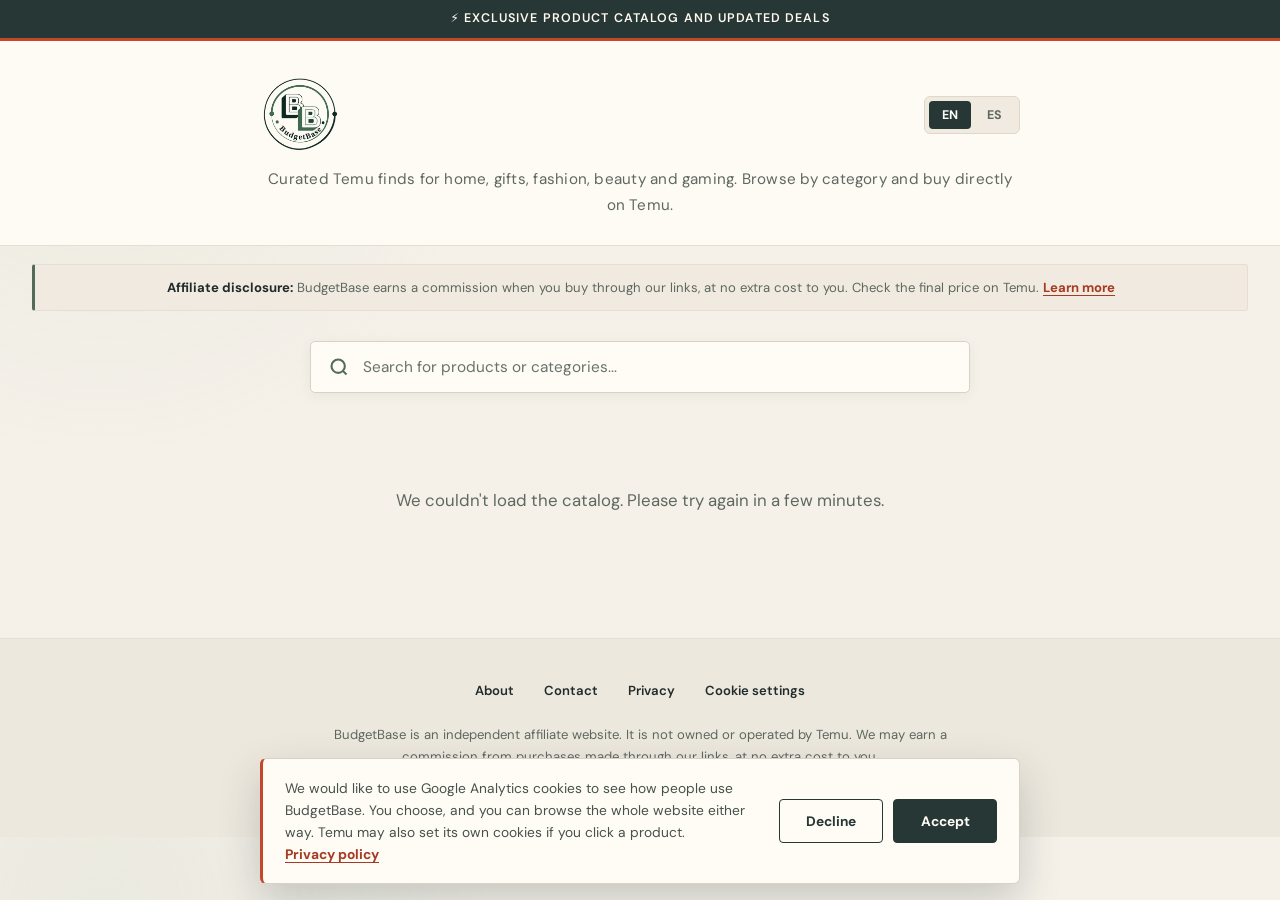
<file: index.html>
<!DOCTYPE html>
<html lang="en">
<head>
    <meta charset="UTF-8">
    <meta name="viewport" content="width=device-width, initial-scale=1.0">
    <title>BudgetBase - Curated Temu Finds for Home, Gifts &amp; Fashion</title>

    <!-- SEO -->
    <meta name="description" content="Curated Temu finds for home &amp; kitchen, gifts, fashion, beauty tools and gaming. Browse by category and buy directly on Temu.">
    <link rel="canonical" href="https://linux-on-python.github.io/BudgetBase-Affiliate/">
    <link rel="alternate" hreflang="en" href="https://linux-on-python.github.io/BudgetBase-Affiliate/">
    <link rel="alternate" hreflang="es" href="https://linux-on-python.github.io/BudgetBase-Affiliate/index-es.html">
    <link rel="alternate" hreflang="x-default" href="https://linux-on-python.github.io/BudgetBase-Affiliate/">

    <!-- Open Graph (previews when the link is shared) -->
    <meta property="og:type" content="website">
    <meta property="og:site_name" content="BudgetBase">
    <meta property="og:title" content="BudgetBase - Curated Temu Finds">
    <meta property="og:description" content="Home &amp; kitchen, gifts, fashion, beauty tools and gaming finds from Temu, all in one place.">
    <meta property="og:url" content="https://linux-on-python.github.io/BudgetBase-Affiliate/">
    <meta property="og:locale" content="en_US">
    <meta property="og:locale:alternate" content="es_ES">
    <meta property="og:image" content="https://linux-on-python.github.io/BudgetBase-Affiliate/img/preview.jpg">
    <meta property="og:image:width" content="1200">
    <meta property="og:image:height" content="630">
    <meta property="og:image:alt" content="BudgetBase - curated Temu finds for home, gifts, fashion, beauty and gaming">
    <meta name="twitter:card" content="summary_large_image">

    <!-- Pinterest domain verification -->
    <meta name="p:domain_verify" content="5d70a7f563ecfffa4e558ed65c436d28"/>

    <!-- Cookie consent + Google Analytics -->
    <script src="consent.js"></script>

    <!-- Favicon -->
    <link rel="icon" href="data:image/svg+xml,<svg xmlns=%22http://www.w3.org/2000/svg%22 viewBox=%220 0 100 100%22><text y=%22.9em%22 font-size=%2290%22>🛍️</text></svg>">

    <!-- Google Fonts (DM Sans) -->
    <link rel="preconnect" href="https://fonts.googleapis.com">
    <link rel="preconnect" href="https://fonts.gstatic.com" crossorigin>
    <link href="https://fonts.googleapis.com/css2?family=DM+Sans:wght@400;500;600;700;800&display=swap" rel="stylesheet">

    <!-- CSS style -->
    <link rel="stylesheet" href="style.css">
</head>

<body>

    <!-- Top bar -->
    <div class="announcement-bar">
        ⚡ Exclusive product catalog and updated deals
    </div>

    <!-- Header -->
    <header class="hero-header">

        <div class="header-container">

            <div class="header-top">
                <a href="index.html" class="brand-logo"><img src="img/BudgetBase Orbital Badge Logo.png" alt="BudgetBase" width="140" height="140"></a>

                <!-- Language Switcher -->
                <div class="lang-switch">
                    <a href="index.html" class="active" hreflang="en">EN</a>
                    <a href="index-es.html" hreflang="es">ES</a>
                </div>
            </div>

            <h1 class="site-description">
                Curated Temu finds for home, gifts, fashion, beauty and gaming. Browse by category and buy directly on Temu.
            </h1>

        </div>

    </header>

    <!-- Affiliate disclosure -->
    <div class="disclosure" role="note">
        <strong>Affiliate disclosure:</strong> BudgetBase earns a commission when you buy through our links, at no extra cost to you. Check the final price on Temu.
        <a href="about.html#disclosure">Learn more</a>
    </div>

    <!-- Search box -->
    <section class="control-panel">

        <div class="panel-container">

            <div class="search-box">

                <svg class="search-icon" width="20" height="20" viewBox="0 0 24 24" fill="none" stroke="currentColor" stroke-width="2.5" aria-hidden="true">
                    <circle cx="11" cy="11" r="8"></circle>
                    <line x1="21" y1="21" x2="16.65" y2="16.65"></line>
                </svg>

                <input
                    type="text"
                    id="search-Input"
                    placeholder="Search for products or categories..."
                    aria-label="Search products"
                    autocomplete="off"
                    oninput="filterProducts()"
                >
                <button id="clearBtn" onclick="clearSearch()" class="clear-btn" style="display: none;" aria-label="Clear search">×</button>

            </div>

        </div>

    </section>

    <!-- Main Catalog -->
    <main class="catalog-container">

        <!-- Category buttons and product grid are rendered here via JS -->
        <div id="product-grid" class="product-grid"></div>

        <!-- No Results State -->
        <div id="loading" class="no-results" style="display: none;">

            <p>🔍 No items found matching your search.</p>

            <button onclick="clearSearch()" class="btn-reset">Show all products</button>

        </div>

    </main>

    <!-- Footer -->
    <footer class="footer">

        <nav class="footer-links" aria-label="Footer">
            <a href="about.html">About</a>
            <a href="contact.html">Contact</a>
            <a href="privacy.html">Privacy</a>
        </nav>

        <p class="footer-note">
            BudgetBase is an independent affiliate website. It is not owned or operated by Temu. We may earn a commission from purchases made through our links, at no extra cost to you.
        </p>

        <p>© 2026 BUDGETBASE. All rights reserved.</p>

    </footer>

    <!-- JS Script -->
    <script src="script.js"></script>

</body>
</html>
</file>
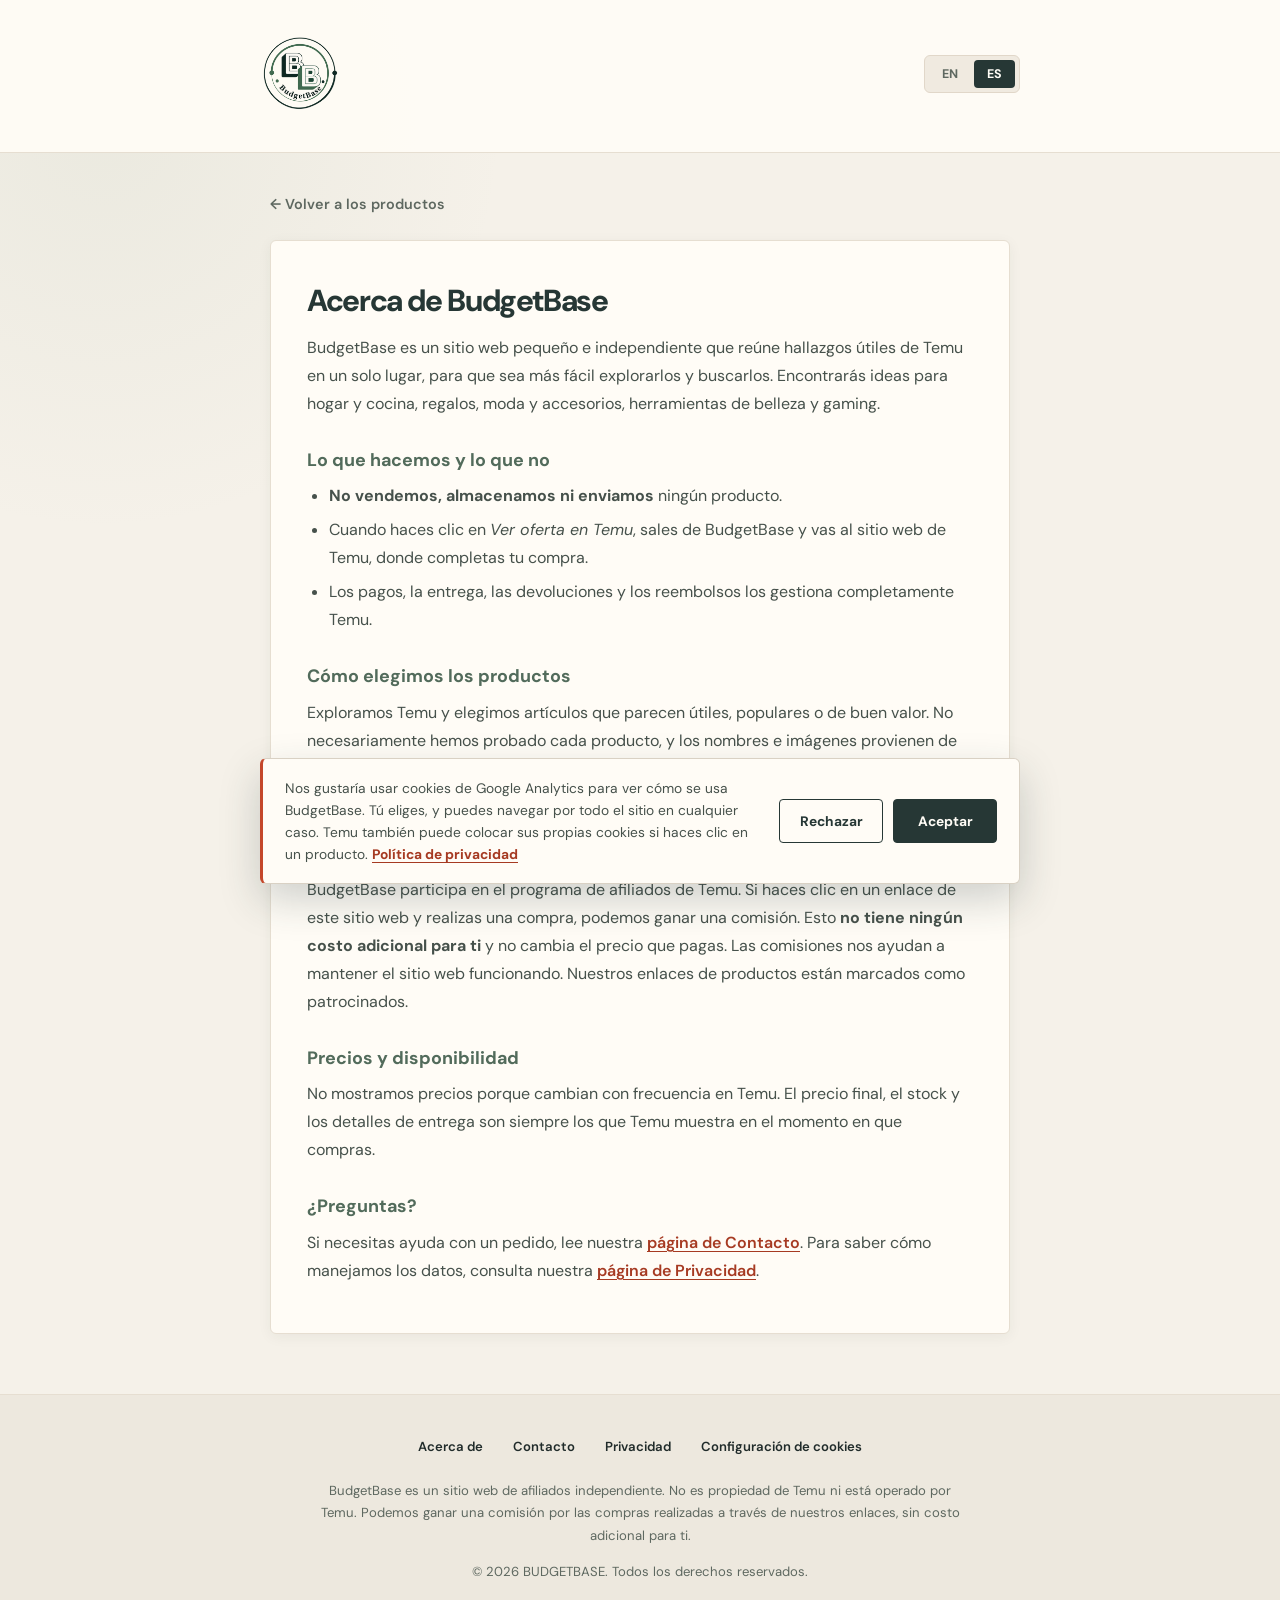
<file: about-es.html>
<!DOCTYPE html>
<html lang="es">
<head>
    <meta charset="UTF-8">
    <meta name="viewport" content="width=device-width, initial-scale=1.0">
    <title>Acerca de BudgetBase</title>
    <meta name="description" content="BudgetBase es un sitio web independiente que reúne hallazgos útiles de Temu para hogar, regalos, moda, belleza y gaming. Conoce cómo funciona y cómo ganamos una comisión.">
    <link rel="canonical" href="https://linux-on-python.github.io/BudgetBase-Affiliate/about-es.html">
    <link rel="alternate" hreflang="en" href="https://linux-on-python.github.io/BudgetBase-Affiliate/about.html">
    <link rel="alternate" hreflang="es" href="https://linux-on-python.github.io/BudgetBase-Affiliate/about-es.html">

    <!-- Cookie consent + Google Analytics -->
    <script src="consent.js"></script>

    <link rel="icon" href="data:image/svg+xml,<svg xmlns=%22http://www.w3.org/2000/svg%22 viewBox=%220 0 100 100%22><text y=%22.9em%22 font-size=%2290%22>🛍️</text></svg>">
    <link rel="preconnect" href="https://fonts.googleapis.com">
    <link rel="preconnect" href="https://fonts.gstatic.com" crossorigin>
    <link href="https://fonts.googleapis.com/css2?family=DM+Sans:wght@400;500;600;700;800&display=swap" rel="stylesheet">
    <link rel="stylesheet" href="style.css">
</head>

<body>

    <header class="hero-header">
        <div class="header-container">
            <div class="header-top">
                <a href="index-es.html" class="brand-logo"><img src="img/BudgetBase Orbital Badge Logo.png" alt="BudgetBase" width="140" height="140"></a>
                <div class="lang-switch">
                    <a href="about.html" hreflang="en">EN</a>
                    <a href="about-es.html" class="active" hreflang="es">ES</a>
                </div>
            </div>
        </div>
    </header>

    <main class="legal-page">
        <a href="index-es.html" class="back-link">← Volver a los productos</a>

        <article class="legal-card">
            <h1>Acerca de BudgetBase</h1>

            <p>BudgetBase es un sitio web pequeño e independiente que reúne hallazgos útiles de Temu en un solo lugar, para que sea más fácil explorarlos y buscarlos. Encontrarás ideas para hogar y cocina, regalos, moda y accesorios, herramientas de belleza y gaming.</p>

            <h2>Lo que hacemos y lo que no</h2>
            <ul>
                <li><strong>No vendemos, almacenamos ni enviamos</strong> ningún producto.</li>
                <li>Cuando haces clic en <em>Ver oferta en Temu</em>, sales de BudgetBase y vas al sitio web de Temu, donde completas tu compra.</li>
                <li>Los pagos, la entrega, las devoluciones y los reembolsos los gestiona completamente Temu.</li>
            </ul>

            <h2>Cómo elegimos los productos</h2>
            <p>Exploramos Temu y elegimos artículos que parecen útiles, populares o de buen valor. No necesariamente hemos probado cada producto, y los nombres e imágenes provienen de los anuncios de Temu. Antes de comprar, lee la descripción completa, las reseñas y la información del vendedor en Temu.</p>

            <h2 id="divulgacion">Divulgación de afiliados</h2>
            <p>BudgetBase participa en el programa de afiliados de Temu. Si haces clic en un enlace de este sitio web y realizas una compra, podemos ganar una comisión. Esto <strong>no tiene ningún costo adicional para ti</strong> y no cambia el precio que pagas. Las comisiones nos ayudan a mantener el sitio web funcionando. Nuestros enlaces de productos están marcados como patrocinados.</p>

            <h2>Precios y disponibilidad</h2>
            <p>No mostramos precios porque cambian con frecuencia en Temu. El precio final, el stock y los detalles de entrega son siempre los que Temu muestra en el momento en que compras.</p>

            <h2>¿Preguntas?</h2>
            <p>Si necesitas ayuda con un pedido, lee nuestra <a href="contact-es.html">página de Contacto</a>. Para saber cómo manejamos los datos, consulta nuestra <a href="privacy-es.html">página de Privacidad</a>.</p>
        </article>
    </main>

    <footer class="footer">
        <nav class="footer-links" aria-label="Pie de página">
            <a href="about-es.html">Acerca de</a>
            <a href="contact-es.html">Contacto</a>
            <a href="privacy-es.html">Privacidad</a>
        </nav>
        <p class="footer-note">
            BudgetBase es un sitio web de afiliados independiente. No es propiedad de Temu ni está operado por Temu. Podemos ganar una comisión por las compras realizadas a través de nuestros enlaces, sin costo adicional para ti.
        </p>
        <p>© 2026 BUDGETBASE. Todos los derechos reservados.</p>
    </footer>

</body>
</html>
</file>
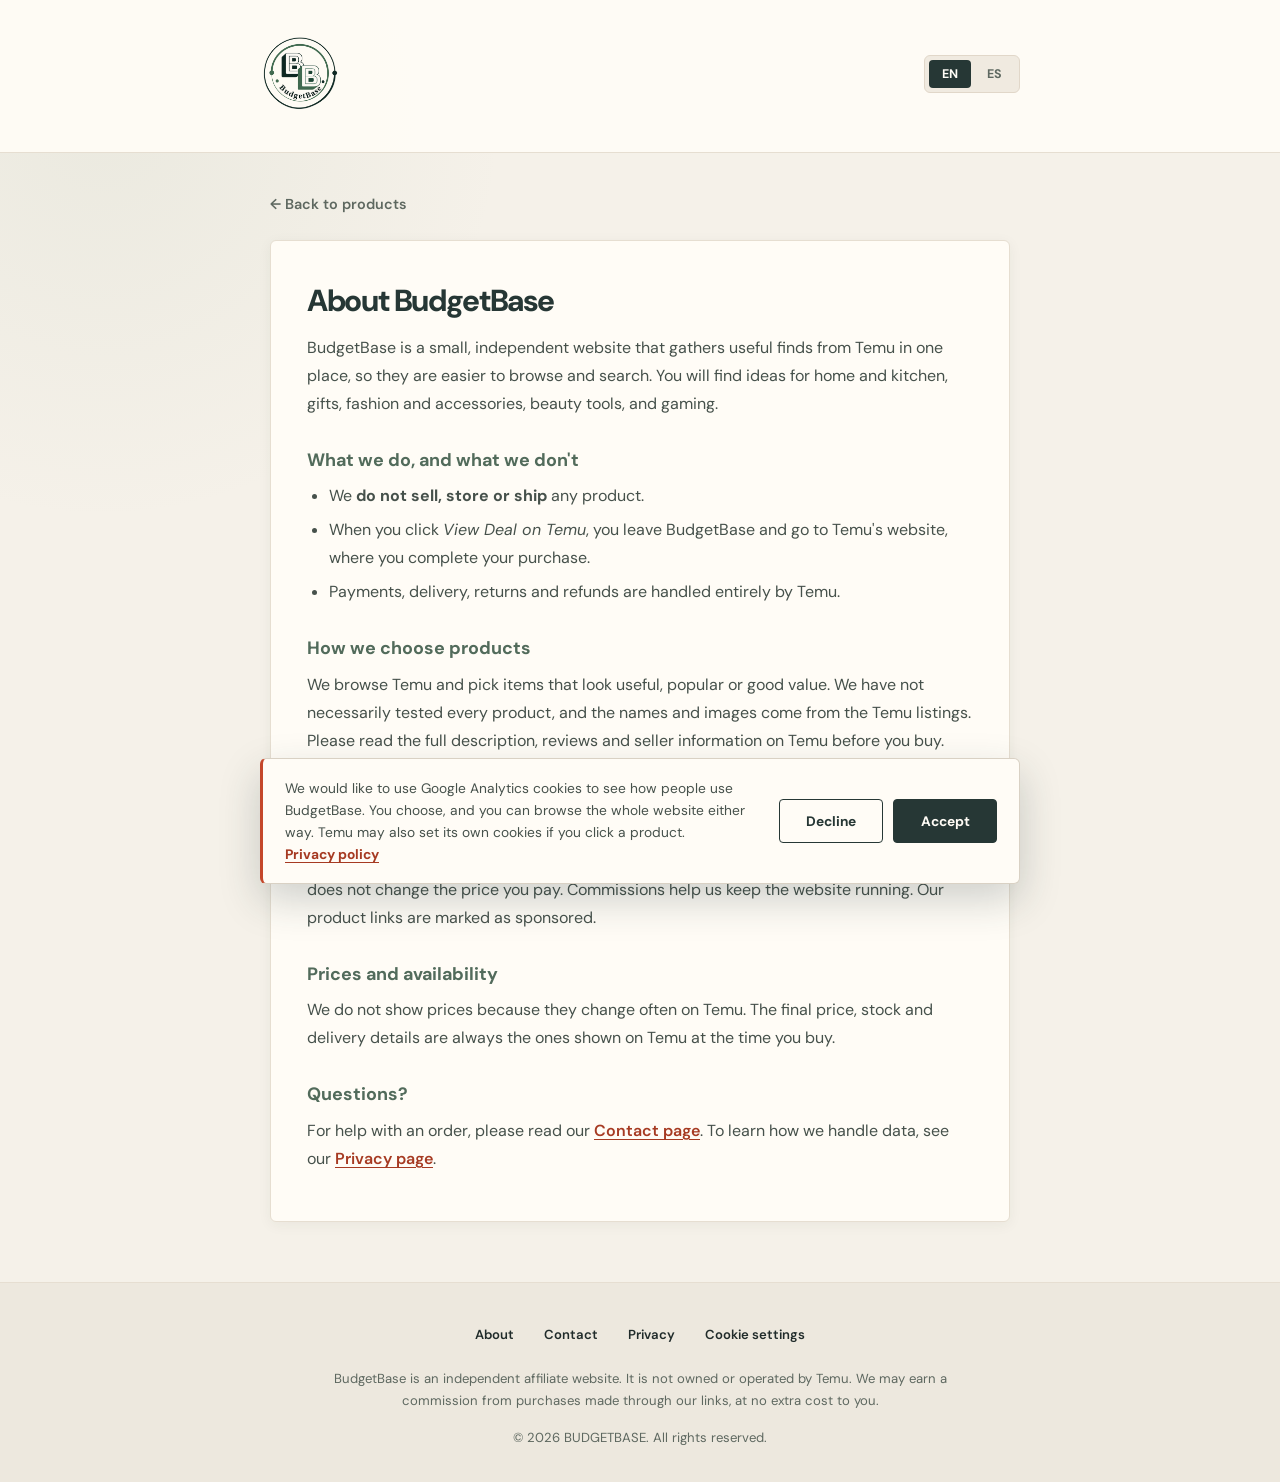
<file: about.html>
<!DOCTYPE html>
<html lang="en">
<head>
    <meta charset="UTF-8">
    <meta name="viewport" content="width=device-width, initial-scale=1.0">
    <title>About BudgetBase</title>
    <meta name="description" content="BudgetBase is an independent website that collects useful Temu finds for home, gifts, fashion, beauty and gaming. Learn how it works and how we earn a commission.">
    <link rel="canonical" href="https://linux-on-python.github.io/BudgetBase-Affiliate/about.html">
    <link rel="alternate" hreflang="en" href="https://linux-on-python.github.io/BudgetBase-Affiliate/about.html">
    <link rel="alternate" hreflang="es" href="https://linux-on-python.github.io/BudgetBase-Affiliate/about-es.html">

    <!-- Cookie consent + Google Analytics -->
    <script src="consent.js"></script>

    <link rel="icon" href="data:image/svg+xml,<svg xmlns=%22http://www.w3.org/2000/svg%22 viewBox=%220 0 100 100%22><text y=%22.9em%22 font-size=%2290%22>🛍️</text></svg>">
    <link rel="preconnect" href="https://fonts.googleapis.com">
    <link rel="preconnect" href="https://fonts.gstatic.com" crossorigin>
    <link href="https://fonts.googleapis.com/css2?family=DM+Sans:wght@400;500;600;700;800&display=swap" rel="stylesheet">
    <link rel="stylesheet" href="style.css">
</head>

<body>

    <header class="hero-header">
        <div class="header-container">
            <div class="header-top">
                <a href="index.html" class="brand-logo"><img src="img/BudgetBase Orbital Badge Logo.png" alt="BudgetBase" width="140" height="140"></a>
                <div class="lang-switch">
                    <a href="about.html" class="active" hreflang="en">EN</a>
                    <a href="about-es.html" hreflang="es">ES</a>
                </div>
            </div>
        </div>
    </header>

    <main class="legal-page">
        <a href="index.html" class="back-link">← Back to products</a>

        <article class="legal-card">
            <h1>About BudgetBase</h1>

            <p>BudgetBase is a small, independent website that gathers useful finds from Temu in one place, so they are easier to browse and search. You will find ideas for home and kitchen, gifts, fashion and accessories, beauty tools, and gaming.</p>

            <h2>What we do, and what we don't</h2>
            <ul>
                <li>We <strong>do not sell, store or ship</strong> any product.</li>
                <li>When you click <em>View Deal on Temu</em>, you leave BudgetBase and go to Temu's website, where you complete your purchase.</li>
                <li>Payments, delivery, returns and refunds are handled entirely by Temu.</li>
            </ul>

            <h2>How we choose products</h2>
            <p>We browse Temu and pick items that look useful, popular or good value. We have not necessarily tested every product, and the names and images come from the Temu listings. Please read the full description, reviews and seller information on Temu before you buy.</p>

            <h2 id="disclosure">Affiliate disclosure</h2>
            <p>BudgetBase participates in Temu's affiliate program. If you click a link on this website and make a purchase, we may earn a commission. This comes at <strong>no extra cost to you</strong> and does not change the price you pay. Commissions help us keep the website running. Our product links are marked as sponsored.</p>

            <h2>Prices and availability</h2>
            <p>We do not show prices because they change often on Temu. The final price, stock and delivery details are always the ones shown on Temu at the time you buy.</p>

            <h2>Questions?</h2>
            <p>For help with an order, please read our <a href="contact.html">Contact page</a>. To learn how we handle data, see our <a href="privacy.html">Privacy page</a>.</p>
        </article>
    </main>

    <footer class="footer">
        <nav class="footer-links" aria-label="Footer">
            <a href="about.html">About</a>
            <a href="contact.html">Contact</a>
            <a href="privacy.html">Privacy</a>
        </nav>
        <p class="footer-note">
            BudgetBase is an independent affiliate website. It is not owned or operated by Temu. We may earn a commission from purchases made through our links, at no extra cost to you.
        </p>
        <p>© 2026 BUDGETBASE. All rights reserved.</p>
    </footer>

</body>
</html>
</file>
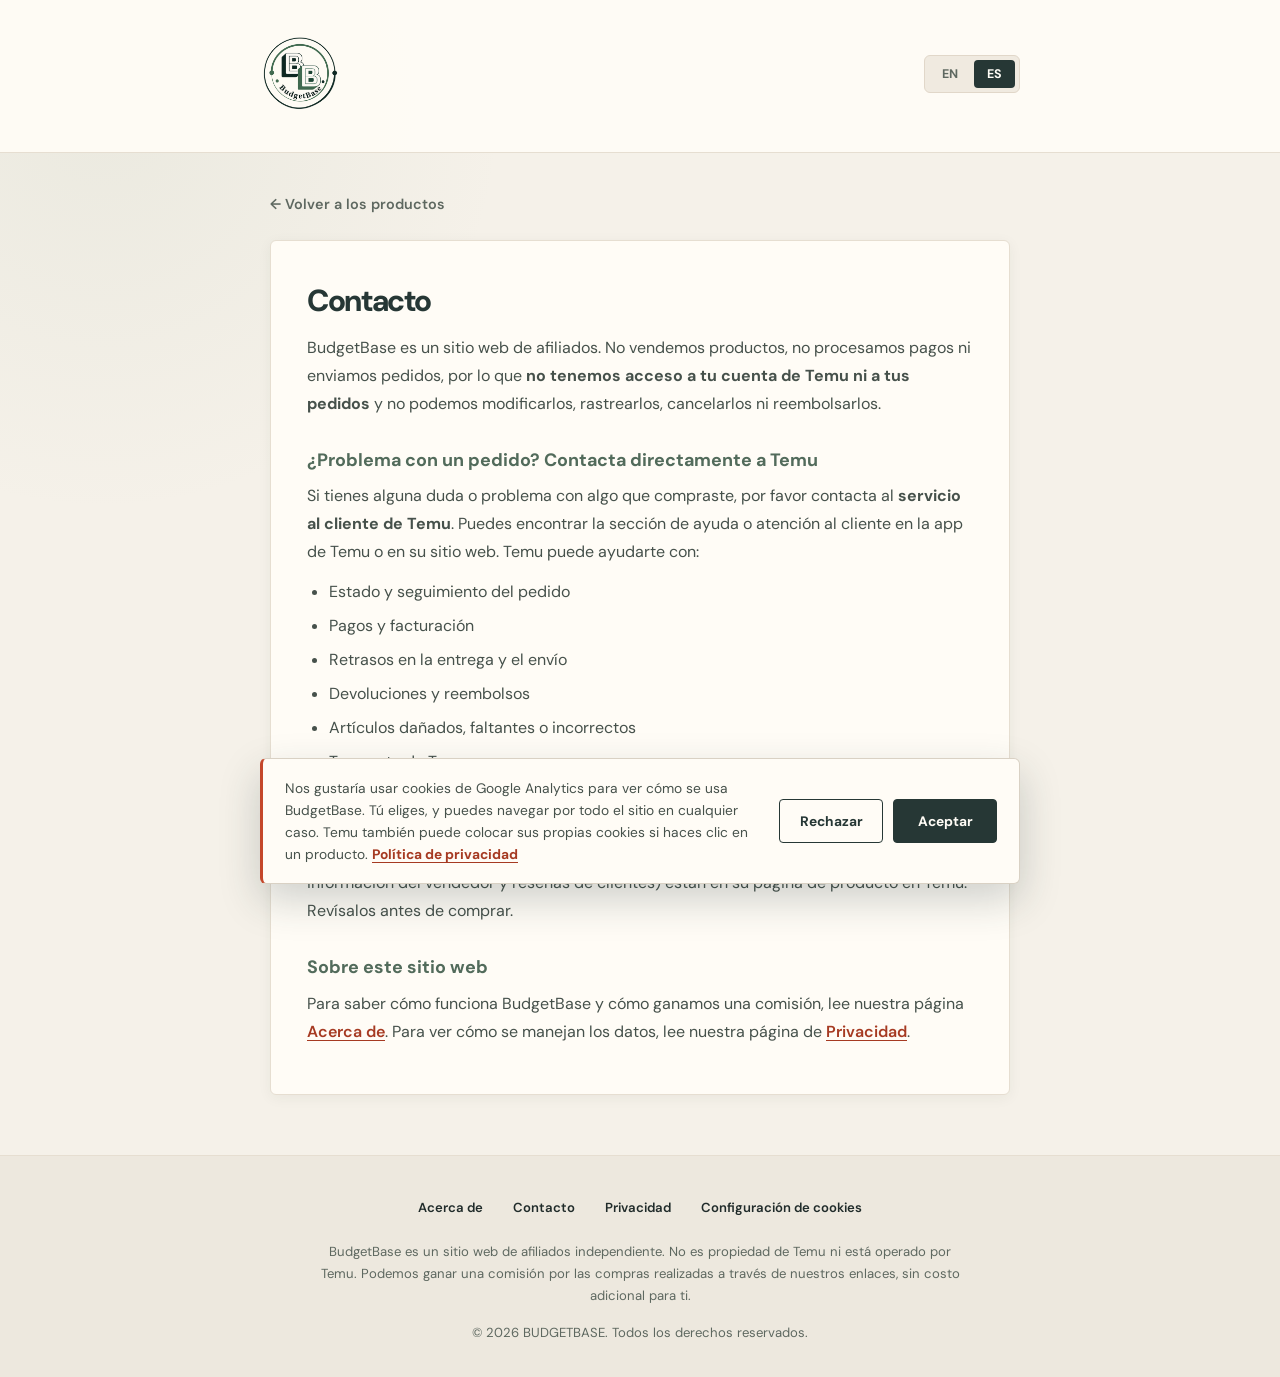
<file: contact-es.html>
<!DOCTYPE html>
<html lang="es">
<head>
    <meta charset="UTF-8">
    <meta name="viewport" content="width=device-width, initial-scale=1.0">
    <title>Contacto - BudgetBase</title>
    <meta name="description" content="¿Necesitas ayuda con un pedido? BudgetBase es un sitio de afiliados y no vende productos. Contacta directamente al servicio al cliente de Temu.">
    <link rel="canonical" href="https://linux-on-python.github.io/BudgetBase-Affiliate/contact-es.html">
    <link rel="alternate" hreflang="en" href="https://linux-on-python.github.io/BudgetBase-Affiliate/contact.html">
    <link rel="alternate" hreflang="es" href="https://linux-on-python.github.io/BudgetBase-Affiliate/contact-es.html">
    <!-- Cookie consent + Google Analytics -->
    <script src="consent.js"></script>

    <link rel="icon" href="data:image/svg+xml,<svg xmlns=%22http://www.w3.org/2000/svg%22 viewBox=%220 0 100 100%22><text y=%22.9em%22 font-size=%2290%22>🛍️</text></svg>">
    <link rel="preconnect" href="https://fonts.googleapis.com">
    <link rel="preconnect" href="https://fonts.gstatic.com" crossorigin>
    <link href="https://fonts.googleapis.com/css2?family=DM+Sans:wght@400;500;600;700;800&display=swap" rel="stylesheet">
    <link rel="stylesheet" href="style.css">
</head>

<body>

    <header class="hero-header">
        <div class="header-container">
            <div class="header-top">
                <a href="index-es.html" class="brand-logo"><img src="img/BudgetBase Orbital Badge Logo.png" alt="BudgetBase" width="140" height="140"></a>
                <div class="lang-switch">
                    <a href="contact.html" hreflang="en">EN</a>
                    <a href="contact-es.html" class="active" hreflang="es">ES</a>
                </div>
            </div>
        </div>
    </header>

    <main class="legal-page">
        <a href="index-es.html" class="back-link">← Volver a los productos</a>

        <article class="legal-card">
            <h1>Contacto</h1>

            <p>BudgetBase es un sitio web de afiliados. No vendemos productos, no procesamos pagos ni enviamos pedidos, por lo que <strong>no tenemos acceso a tu cuenta de Temu ni a tus pedidos</strong> y no podemos modificarlos, rastrearlos, cancelarlos ni reembolsarlos.</p>

            <h2>¿Problema con un pedido? Contacta directamente a Temu</h2>
            <p>Si tienes alguna duda o problema con algo que compraste, por favor contacta al <strong>servicio al cliente de Temu</strong>. Puedes encontrar la sección de ayuda o atención al cliente en la app de Temu o en su sitio web. Temu puede ayudarte con:</p>
            <ul>
                <li>Estado y seguimiento del pedido</li>
                <li>Pagos y facturación</li>
                <li>Retrasos en la entrega y el envío</li>
                <li>Devoluciones y reembolsos</li>
                <li>Artículos dañados, faltantes o incorrectos</li>
                <li>Tu cuenta de Temu</li>
            </ul>

            <h2>Preguntas sobre un producto</h2>
            <p>Los detalles más confiables de un producto (tamaño, materiales, compatibilidad, información del vendedor y reseñas de clientes) están en su página de producto en Temu. Revísalos antes de comprar.</p>

            <h2>Sobre este sitio web</h2>
            <p>Para saber cómo funciona BudgetBase y cómo ganamos una comisión, lee nuestra página <a href="about-es.html">Acerca de</a>. Para ver cómo se manejan los datos, lee nuestra página de <a href="privacy-es.html">Privacidad</a>.</p>
        </article>
    </main>

    <footer class="footer">
        <nav class="footer-links" aria-label="Pie de página">
            <a href="about-es.html">Acerca de</a>
            <a href="contact-es.html">Contacto</a>
            <a href="privacy-es.html">Privacidad</a>
        </nav>
        <p class="footer-note">
            BudgetBase es un sitio web de afiliados independiente. No es propiedad de Temu ni está operado por Temu. Podemos ganar una comisión por las compras realizadas a través de nuestros enlaces, sin costo adicional para ti.
        </p>
        <p>© 2026 BUDGETBASE. Todos los derechos reservados.</p>
    </footer>

</body>
</html>
</file>
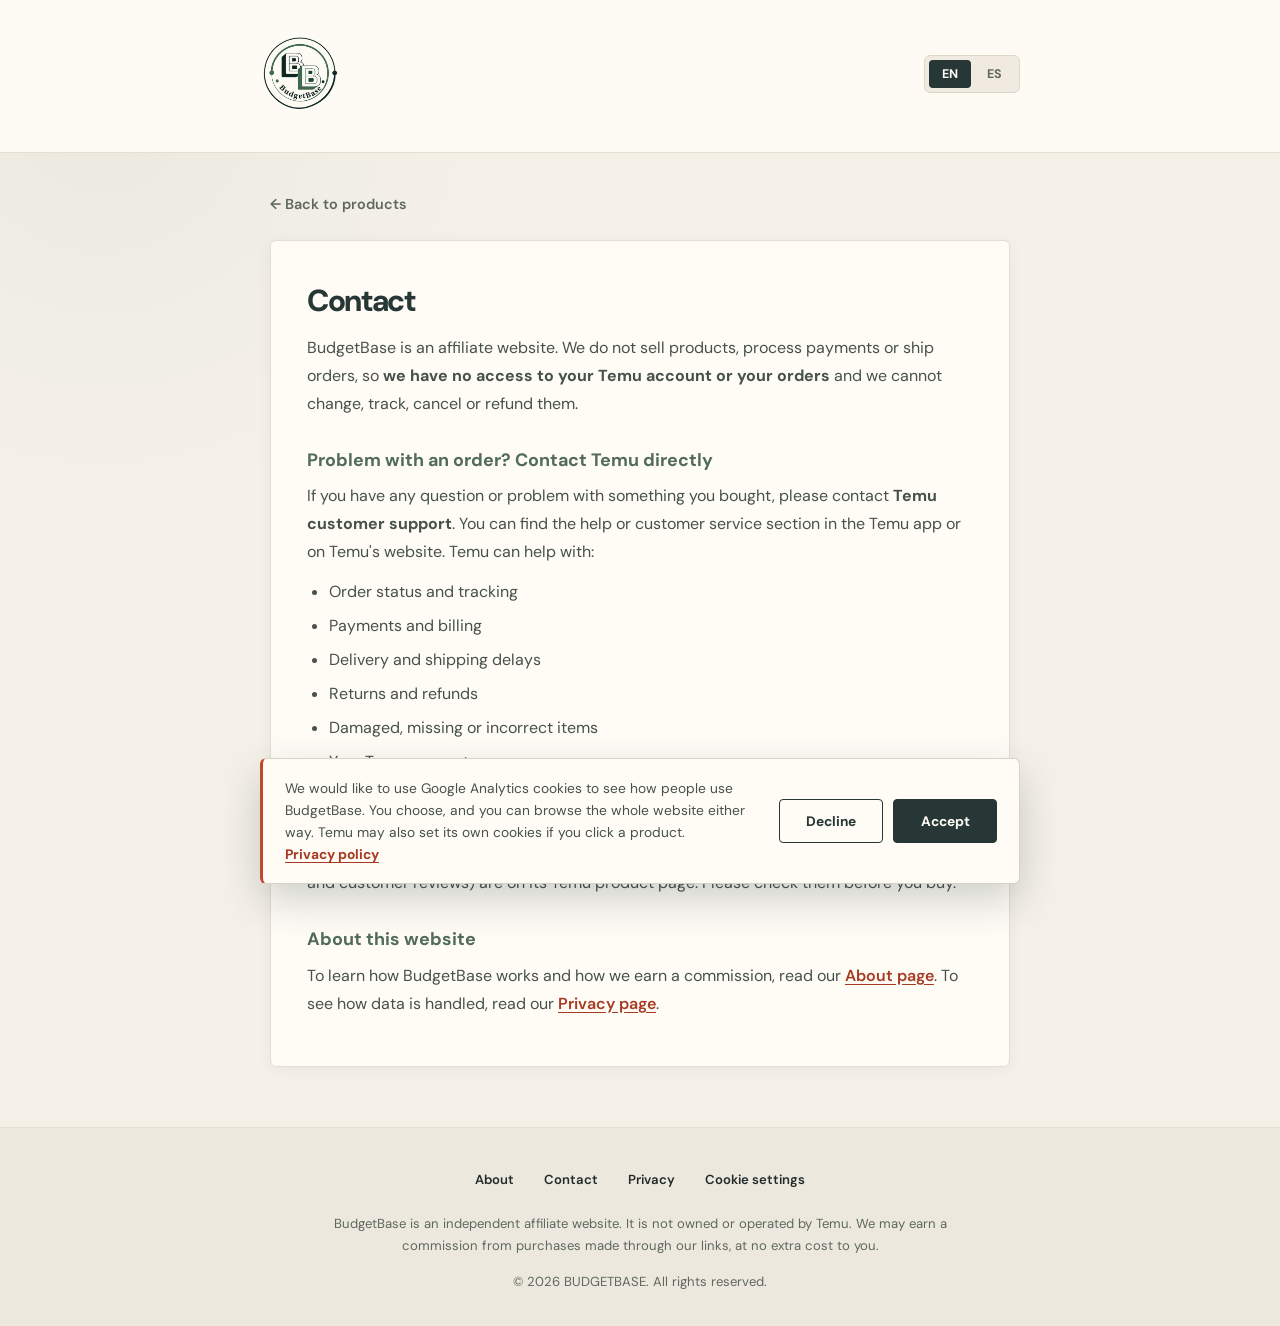
<file: contact.html>
<!DOCTYPE html>
<html lang="en">
<head>
    <meta charset="UTF-8">
    <meta name="viewport" content="width=device-width, initial-scale=1.0">
    <title>Contact - BudgetBase</title>
    <meta name="description" content="Need help with an order? BudgetBase is an affiliate website and does not sell products. Contact Temu customer support directly.">
    <link rel="canonical" href="https://linux-on-python.github.io/BudgetBase-Affiliate/contact.html">
    <link rel="alternate" hreflang="en" href="https://linux-on-python.github.io/BudgetBase-Affiliate/contact.html">
    <link rel="alternate" hreflang="es" href="https://linux-on-python.github.io/BudgetBase-Affiliate/contact-es.html">
    <!-- Cookie consent + Google Analytics -->
    <script src="consent.js"></script>

    <link rel="icon" href="data:image/svg+xml,<svg xmlns=%22http://www.w3.org/2000/svg%22 viewBox=%220 0 100 100%22><text y=%22.9em%22 font-size=%2290%22>🛍️</text></svg>">
    <link rel="preconnect" href="https://fonts.googleapis.com">
    <link rel="preconnect" href="https://fonts.gstatic.com" crossorigin>
    <link href="https://fonts.googleapis.com/css2?family=DM+Sans:wght@400;500;600;700;800&display=swap" rel="stylesheet">
    <link rel="stylesheet" href="style.css">
</head>

<body>

    <header class="hero-header">
        <div class="header-container">
            <div class="header-top">
                <a href="index.html" class="brand-logo"><img src="img/BudgetBase Orbital Badge Logo.png" alt="BudgetBase" width="140" height="140"></a>
                <div class="lang-switch">
                    <a href="contact.html" class="active" hreflang="en">EN</a>
                    <a href="contact-es.html" hreflang="es">ES</a>
                </div>
            </div>
        </div>
    </header>

    <main class="legal-page">
        <a href="index.html" class="back-link">← Back to products</a>

        <article class="legal-card">
            <h1>Contact</h1>

            <p>BudgetBase is an affiliate website. We do not sell products, process payments or ship orders, so <strong>we have no access to your Temu account or your orders</strong> and we cannot change, track, cancel or refund them.</p>

            <h2>Problem with an order? Contact Temu directly</h2>
            <p>If you have any question or problem with something you bought, please contact <strong>Temu customer support</strong>. You can find the help or customer service section in the Temu app or on Temu's website. Temu can help with:</p>
            <ul>
                <li>Order status and tracking</li>
                <li>Payments and billing</li>
                <li>Delivery and shipping delays</li>
                <li>Returns and refunds</li>
                <li>Damaged, missing or incorrect items</li>
                <li>Your Temu account</li>
            </ul>

            <h2>Questions about a product</h2>
            <p>The most reliable details about a product (size, materials, compatibility, seller information and customer reviews) are on its Temu product page. Please check them before you buy.</p>

            <h2>About this website</h2>
            <p>To learn how BudgetBase works and how we earn a commission, read our <a href="about.html">About page</a>. To see how data is handled, read our <a href="privacy.html">Privacy page</a>.</p>
        </article>
    </main>

    <footer class="footer">
        <nav class="footer-links" aria-label="Footer">
            <a href="about.html">About</a>
            <a href="contact.html">Contact</a>
            <a href="privacy.html">Privacy</a>
        </nav>
        <p class="footer-note">
            BudgetBase is an independent affiliate website. It is not owned or operated by Temu. We may earn a commission from purchases made through our links, at no extra cost to you.
        </p>
        <p>© 2026 BUDGETBASE. All rights reserved.</p>
    </footer>

</body>
</html>
</file>
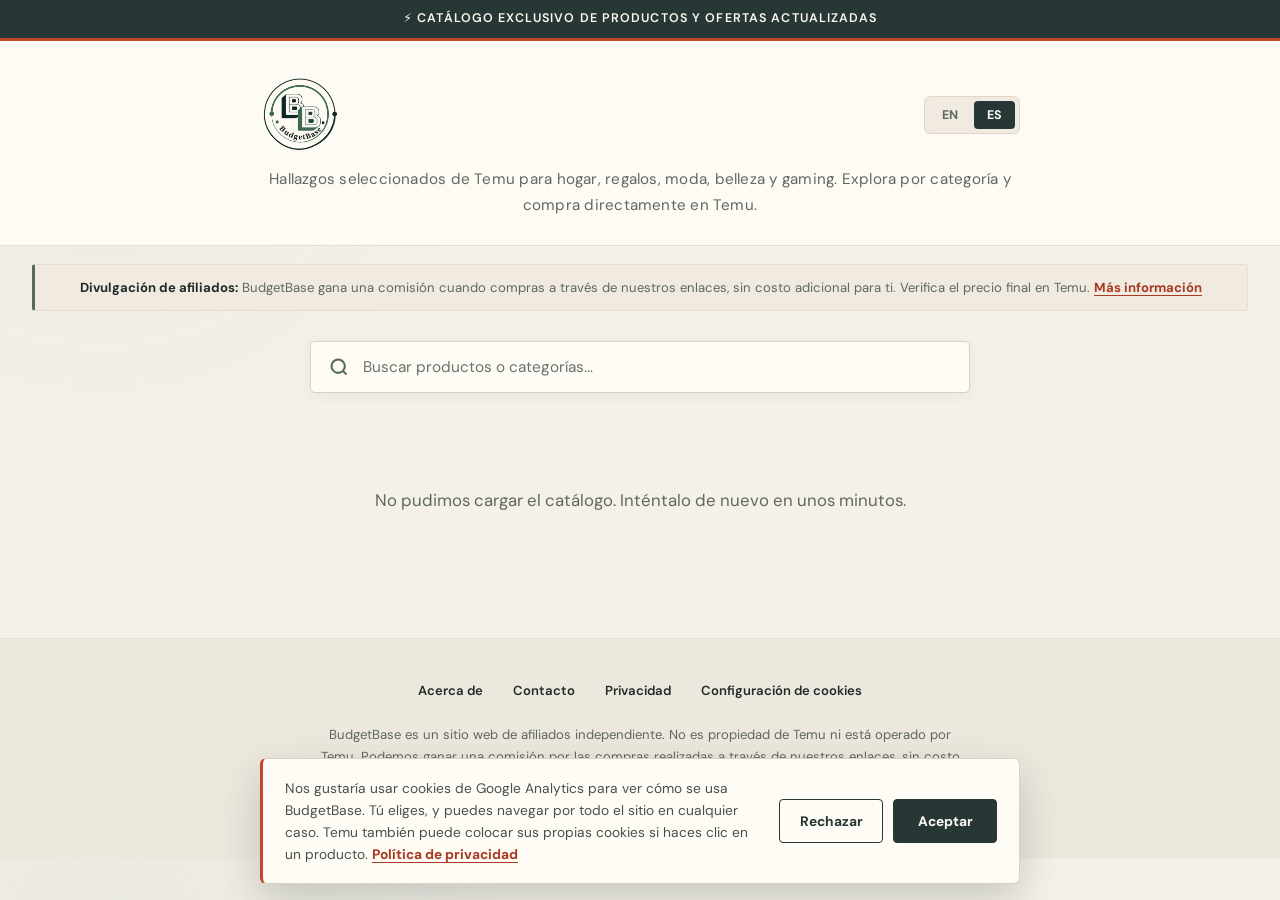
<file: index-es.html>
<!DOCTYPE html>
<html lang="es">
<head>
    <meta charset="UTF-8">
    <meta name="viewport" content="width=device-width, initial-scale=1.0">
    <title>BudgetBase - Hallazgos Seleccionados de Temu para Hogar, Regalos y Moda</title>

    <!-- SEO -->
    <meta name="description" content="Hallazgos seleccionados de Temu: hogar y cocina, regalos, moda y accesorios, herramientas de belleza y gaming. Explora por categoría y compra directamente en Temu.">
    <link rel="canonical" href="https://linux-on-python.github.io/BudgetBase-Affiliate/index-es.html">
    <link rel="alternate" hreflang="en" href="https://linux-on-python.github.io/BudgetBase-Affiliate/">
    <link rel="alternate" hreflang="es" href="https://linux-on-python.github.io/BudgetBase-Affiliate/index-es.html">
    <link rel="alternate" hreflang="x-default" href="https://linux-on-python.github.io/BudgetBase-Affiliate/">

    <!-- Open Graph (vista previa al compartir el enlace) -->
    <meta property="og:type" content="website">
    <meta property="og:site_name" content="BudgetBase">
    <meta property="og:title" content="BudgetBase - Hallazgos Seleccionados de Temu">
    <meta property="og:description" content="Hogar y cocina, regalos, moda, belleza y gaming encontrados en Temu, todo en un solo lugar.">
    <meta property="og:url" content="https://linux-on-python.github.io/BudgetBase-Affiliate/index-es.html">
    <meta property="og:locale" content="es_ES">
    <meta property="og:locale:alternate" content="en_US">
    <meta property="og:image" content="https://linux-on-python.github.io/BudgetBase-Affiliate/img/preview.jpg">
    <meta property="og:image:width" content="1200">
    <meta property="og:image:height" content="630">
    <meta property="og:image:alt" content="BudgetBase - hallazgos seleccionados de Temu para hogar, regalos, moda, belleza y gaming">
    <meta name="twitter:card" content="summary_large_image">

     <!-- Pinterest domain verification -->
    <meta name="p:domain_verify" content="5d70a7f563ecfffa4e558ed65c436d28"/>

    <!-- Cookie consent + Google Analytics -->
    <script src="consent.js"></script>

    <!-- Favicon -->
    <link rel="icon" href="data:image/svg+xml,<svg xmlns=%22http://www.w3.org/2000/svg%22 viewBox=%220 0 100 100%22><text y=%22.9em%22 font-size=%2290%22>🛍️</text></svg>">

    <!-- Google Fonts (DM Sans) -->
    <link rel="preconnect" href="https://fonts.googleapis.com">
    <link rel="preconnect" href="https://fonts.gstatic.com" crossorigin>
    <link href="https://fonts.googleapis.com/css2?family=DM+Sans:wght@400;500;600;700;800&display=swap" rel="stylesheet">

    <!-- CSS style -->
    <link rel="stylesheet" href="style.css">
</head>

<body>

    <!-- Barra de anuncios -->
    <div class="announcement-bar">
        ⚡ Catálogo exclusivo de productos y ofertas actualizadas
    </div>

    <!-- Encabezado -->
    <header class="hero-header">

        <div class="header-container">

            <div class="header-top">
                <a href="index-es.html" class="brand-logo"><img src="img/BudgetBase Orbital Badge Logo.png" alt="BudgetBase" width="140" height="140"></a>

                <!-- Cambiador de idioma -->
                <div class="lang-switch">
                    <a href="index.html" hreflang="en">EN</a>
                    <a href="index-es.html" class="active" hreflang="es">ES</a>
                </div>
            </div>

            <h1 class="site-description">
                Hallazgos seleccionados de Temu para hogar, regalos, moda, belleza y gaming. Explora por categoría y compra directamente en Temu.
            </h1>

        </div>

    </header>

    <!-- Divulgación de afiliados -->
    <div class="disclosure" role="note">
        <strong>Divulgación de afiliados:</strong> BudgetBase gana una comisión cuando compras a través de nuestros enlaces, sin costo adicional para ti. Verifica el precio final en Temu.
        <a href="about-es.html#divulgacion">Más información</a>
    </div>

    <!-- Panel de control / Búsqueda -->
    <section class="control-panel">

        <div class="panel-container">

            <div class="search-box">

                <svg class="search-icon" width="20" height="20" viewBox="0 0 24 24" fill="none" stroke="currentColor" stroke-width="2.5" aria-hidden="true">
                    <circle cx="11" cy="11" r="8"></circle>
                    <line x1="21" y1="21" x2="16.65" y2="16.65"></line>
                </svg>

                <input
                    type="text"
                    id="search-Input"
                    placeholder="Buscar productos o categorías..."
                    aria-label="Buscar productos"
                    autocomplete="off"
                    oninput="filterProducts()"
                >
                <button id="clearBtn" onclick="clearSearch()" class="clear-btn" style="display: none;" aria-label="Borrar búsqueda">×</button>

            </div>

        </div>

    </section>

    <!-- Catálogo Principal -->
    <main class="catalog-container">

        <!-- Los botones de categoría y el grid de productos se renderizan aquí mediante JS -->
        <div id="product-grid" class="product-grid"></div>

        <!-- Estado de Sin Resultados -->
        <div id="loading" class="no-results" style="display: none;">

            <p>🔍 No se encontraron artículos que coincidan con tu búsqueda.</p>

            <button onclick="clearSearch()" class="btn-reset">Mostrar todos los productos</button>

        </div>

    </main>

    <!-- Pie de página -->
    <footer class="footer">

        <nav class="footer-links" aria-label="Pie de página">
            <a href="about-es.html">Acerca de</a>
            <a href="contact-es.html">Contacto</a>
            <a href="privacy-es.html">Privacidad</a>
        </nav>

        <p class="footer-note">
            BudgetBase es un sitio web de afiliados independiente. No es propiedad de Temu ni está operado por Temu. Podemos ganar una comisión por las compras realizadas a través de nuestros enlaces, sin costo adicional para ti.
        </p>

        <p>© 2026 BUDGETBASE. Todos los derechos reservados.</p>

    </footer>

    <!-- JS Script -->
    <script src="script.js"></script>

</body>
</html>
</file>
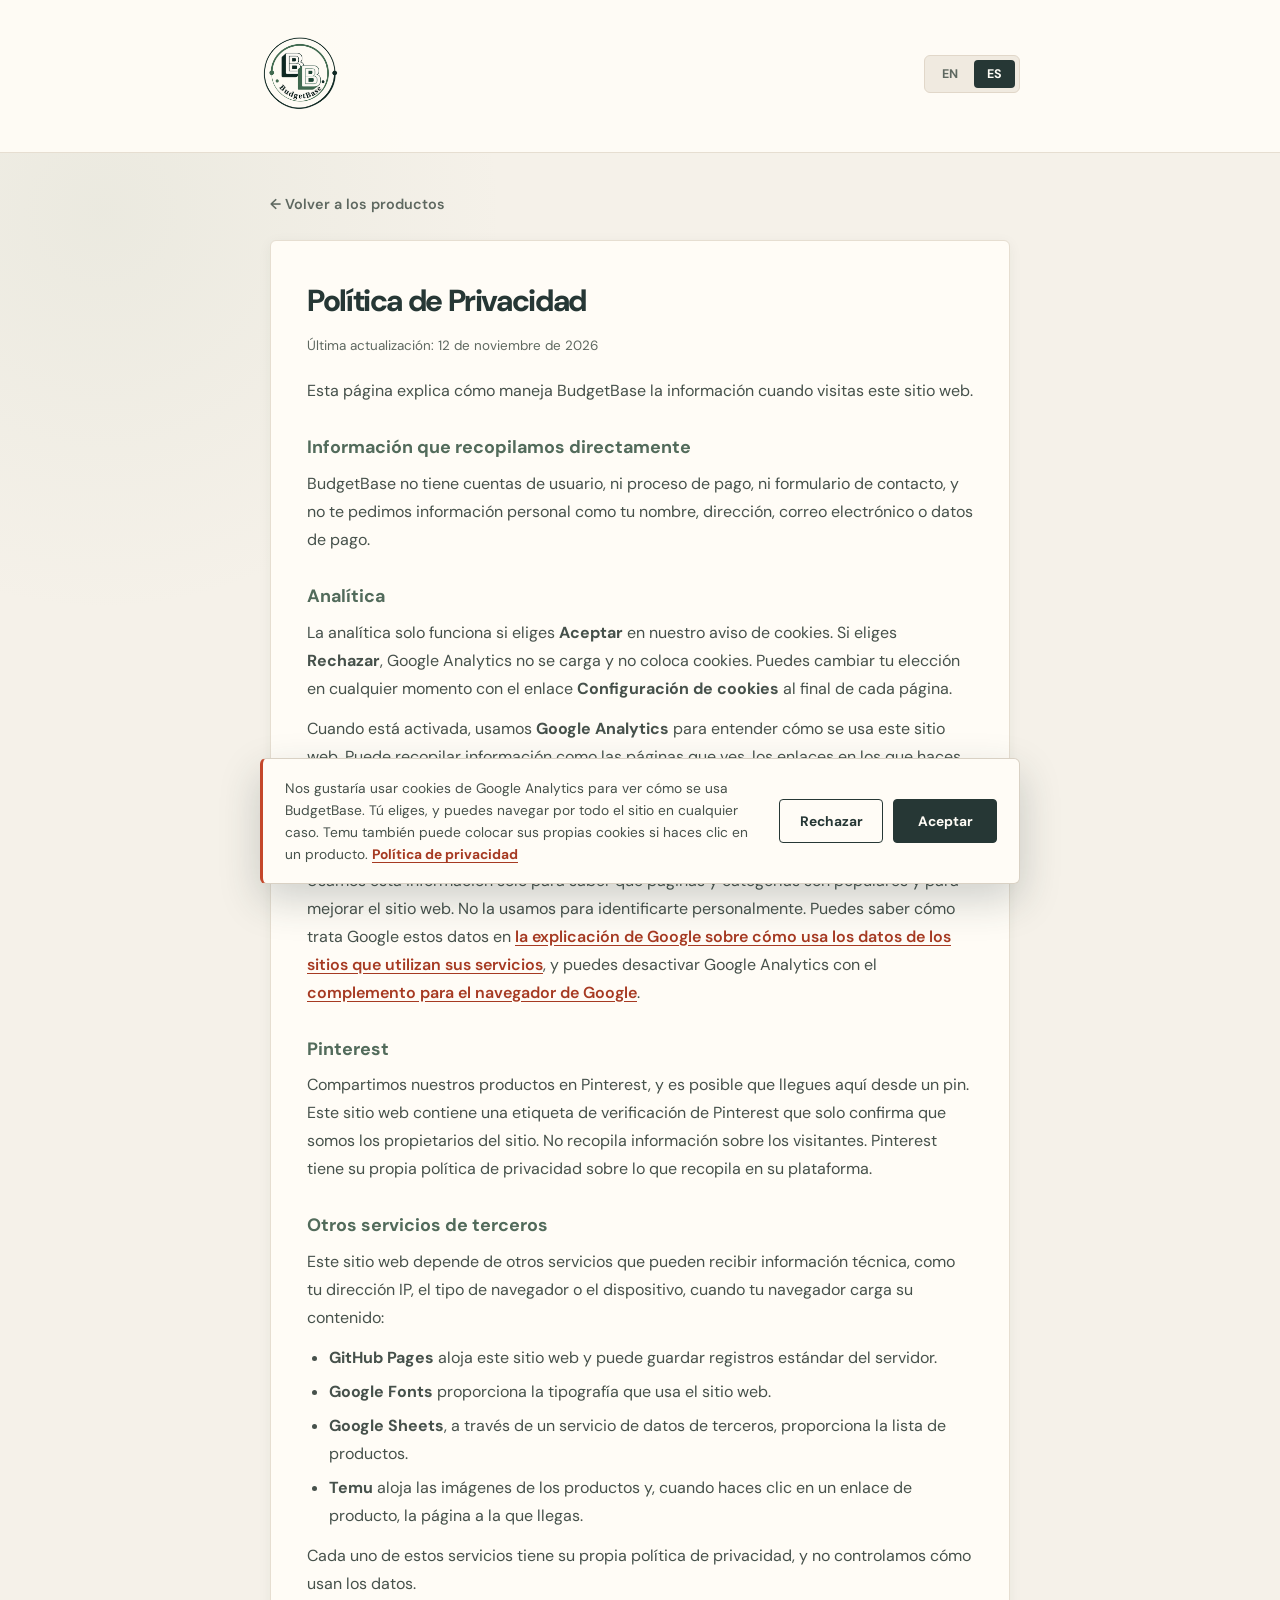
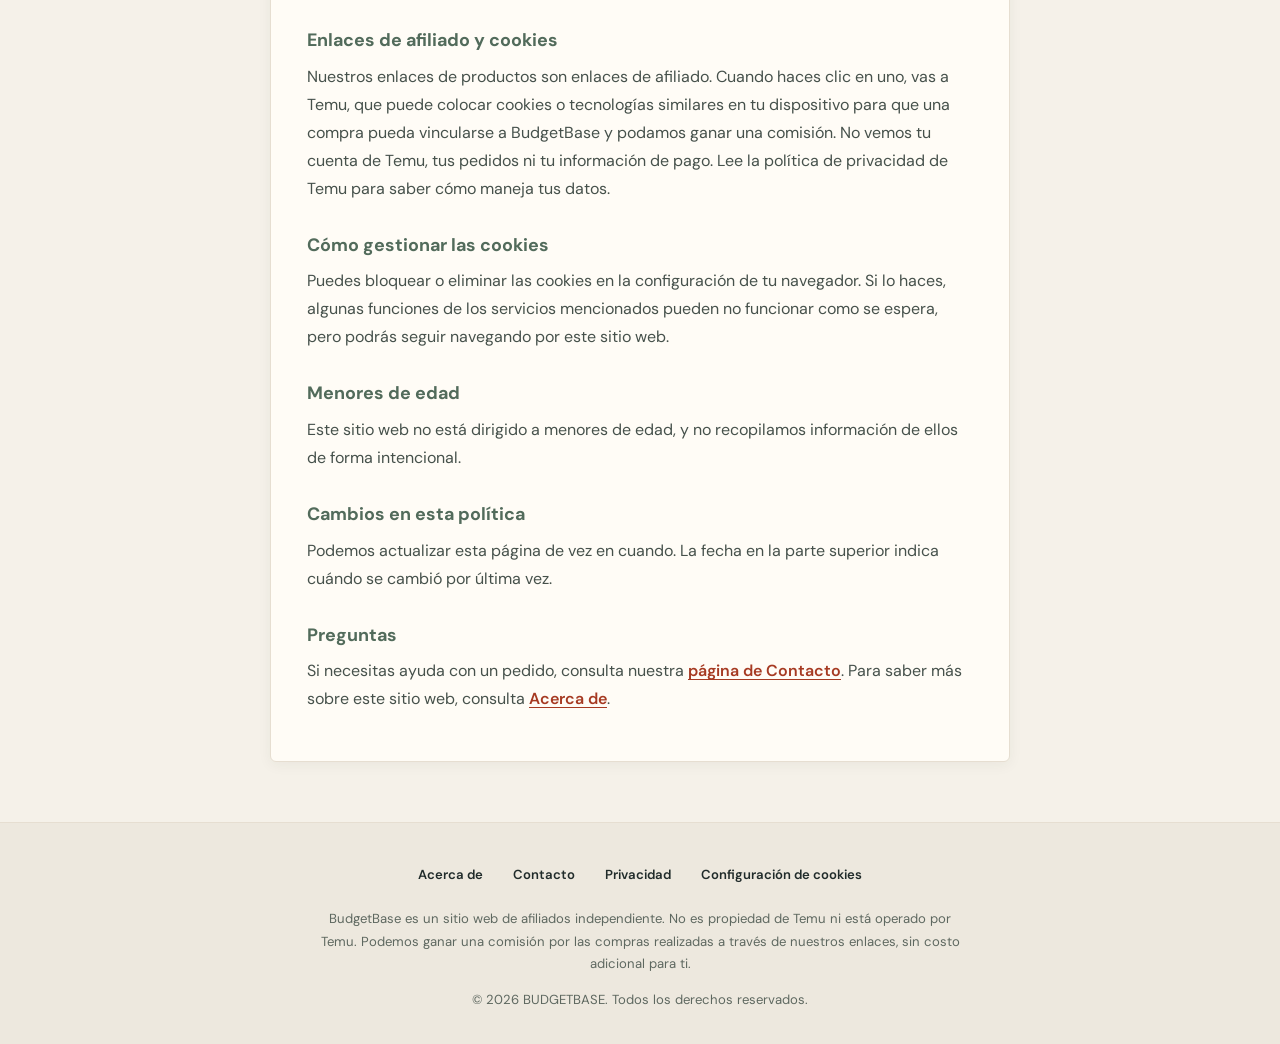
<file: privacy-es.html>
<!DOCTYPE html>
<html lang="es">
<head>
    <meta charset="UTF-8">
    <meta name="viewport" content="width=device-width, initial-scale=1.0">
    <title>Política de Privacidad - BudgetBase</title>
    <meta name="description" content="Cómo maneja BudgetBase los datos: usamos Google Analytics para medir las visitas, y servicios de terceros como Temu y Pinterest pueden usar cookies.">
    <link rel="canonical" href="https://linux-on-python.github.io/BudgetBase-Affiliate/privacy-es.html">
    <link rel="alternate" hreflang="en" href="https://linux-on-python.github.io/BudgetBase-Affiliate/privacy.html">
    <link rel="alternate" hreflang="es" href="https://linux-on-python.github.io/BudgetBase-Affiliate/privacy-es.html">

    <!-- Cookie consent + Google Analytics -->
    <script src="consent.js"></script>

    <link rel="icon" href="data:image/svg+xml,<svg xmlns=%22http://www.w3.org/2000/svg%22 viewBox=%220 0 100 100%22><text y=%22.9em%22 font-size=%2290%22>🛍️</text></svg>">
    <link rel="preconnect" href="https://fonts.googleapis.com">
    <link rel="preconnect" href="https://fonts.gstatic.com" crossorigin>
    <link href="https://fonts.googleapis.com/css2?family=DM+Sans:wght@400;500;600;700;800&display=swap" rel="stylesheet">
    <link rel="stylesheet" href="style.css">
</head>

<body>

    <header class="hero-header">
        <div class="header-container">
            <div class="header-top">
                <a href="index-es.html" class="brand-logo"><img src="img/BudgetBase Orbital Badge Logo.png" alt="BudgetBase" width="140" height="140"></a>
                <div class="lang-switch">
                    <a href="privacy.html" hreflang="en">EN</a>
                    <a href="privacy-es.html" class="active" hreflang="es">ES</a>
                </div>
            </div>
        </div>
    </header>

    <main class="legal-page">
        <a href="index-es.html" class="back-link">← Volver a los productos</a>

        <article class="legal-card">
            <h1>Política de Privacidad</h1>
            <p class="legal-updated">Última actualización: 12 de noviembre de 2026</p>

            <p>Esta página explica cómo maneja BudgetBase la información cuando visitas este sitio web.</p>

            <h2>Información que recopilamos directamente</h2>
            <p>BudgetBase no tiene cuentas de usuario, ni proceso de pago, ni formulario de contacto, y no te pedimos información personal como tu nombre, dirección, correo electrónico o datos de pago.</p>

            <h2>Analítica</h2>
            <p>La analítica solo funciona si eliges <strong>Aceptar</strong> en nuestro aviso de cookies. Si eliges <strong>Rechazar</strong>, Google Analytics no se carga y no coloca cookies. Puedes cambiar tu elección en cualquier momento con el enlace <strong>Configuración de cookies</strong> al final de cada página.</p>
            <p>Cuando está activada, usamos <strong>Google Analytics</strong> para entender cómo se usa este sitio web. Puede recopilar información como las páginas que ves, los enlaces en los que haces clic, el sitio web o la aplicación de donde vienes (por ejemplo, Pinterest), tu ubicación aproximada, el tipo de dispositivo y navegador, y tu dirección IP. Google Analytics usa cookies o identificadores similares para este fin.</p>
            <p>Usamos esta información solo para saber qué páginas y categorías son populares y para mejorar el sitio web. No la usamos para identificarte personalmente. Puedes saber cómo trata Google estos datos en <a href="https://policies.google.com/technologies/partner-sites" target="_blank" rel="noopener">la explicación de Google sobre cómo usa los datos de los sitios que utilizan sus servicios</a>, y puedes desactivar Google Analytics con el <a href="https://tools.google.com/dlpage/gaoptout" target="_blank" rel="noopener">complemento para el navegador de Google</a>.</p>

            <h2>Pinterest</h2>
            <p>Compartimos nuestros productos en Pinterest, y es posible que llegues aquí desde un pin. Este sitio web contiene una etiqueta de verificación de Pinterest que solo confirma que somos los propietarios del sitio. No recopila información sobre los visitantes. Pinterest tiene su propia política de privacidad sobre lo que recopila en su plataforma.</p>

            <h2>Otros servicios de terceros</h2>
            <p>Este sitio web depende de otros servicios que pueden recibir información técnica, como tu dirección IP, el tipo de navegador o el dispositivo, cuando tu navegador carga su contenido:</p>
            <ul>
                <li><strong>GitHub Pages</strong> aloja este sitio web y puede guardar registros estándar del servidor.</li>
                <li><strong>Google Fonts</strong> proporciona la tipografía que usa el sitio web.</li>
                <li><strong>Google Sheets</strong>, a través de un servicio de datos de terceros, proporciona la lista de productos.</li>
                <li><strong>Temu</strong> aloja las imágenes de los productos y, cuando haces clic en un enlace de producto, la página a la que llegas.</li>
            </ul>
            <p>Cada uno de estos servicios tiene su propia política de privacidad, y no controlamos cómo usan los datos.</p>

            <h2>Enlaces de afiliado y cookies</h2>
            <p>Nuestros enlaces de productos son enlaces de afiliado. Cuando haces clic en uno, vas a Temu, que puede colocar cookies o tecnologías similares en tu dispositivo para que una compra pueda vincularse a BudgetBase y podamos ganar una comisión. No vemos tu cuenta de Temu, tus pedidos ni tu información de pago. Lee la política de privacidad de Temu para saber cómo maneja tus datos.</p>

            <h2>Cómo gestionar las cookies</h2>
            <p>Puedes bloquear o eliminar las cookies en la configuración de tu navegador. Si lo haces, algunas funciones de los servicios mencionados pueden no funcionar como se espera, pero podrás seguir navegando por este sitio web.</p>

            <h2>Menores de edad</h2>
            <p>Este sitio web no está dirigido a menores de edad, y no recopilamos información de ellos de forma intencional.</p>

            <h2>Cambios en esta política</h2>
            <p>Podemos actualizar esta página de vez en cuando. La fecha en la parte superior indica cuándo se cambió por última vez.</p>

            <h2>Preguntas</h2>
            <p>Si necesitas ayuda con un pedido, consulta nuestra <a href="contact-es.html">página de Contacto</a>. Para saber más sobre este sitio web, consulta <a href="about-es.html">Acerca de</a>.</p>
        </article>
    </main>

    <footer class="footer">
        <nav class="footer-links" aria-label="Pie de página">
            <a href="about-es.html">Acerca de</a>
            <a href="contact-es.html">Contacto</a>
            <a href="privacy-es.html">Privacidad</a>
        </nav>
        <p class="footer-note">
            BudgetBase es un sitio web de afiliados independiente. No es propiedad de Temu ni está operado por Temu. Podemos ganar una comisión por las compras realizadas a través de nuestros enlaces, sin costo adicional para ti.
        </p>
        <p>© 2026 BUDGETBASE. Todos los derechos reservados.</p>
    </footer>

</body>
</html>
</file>
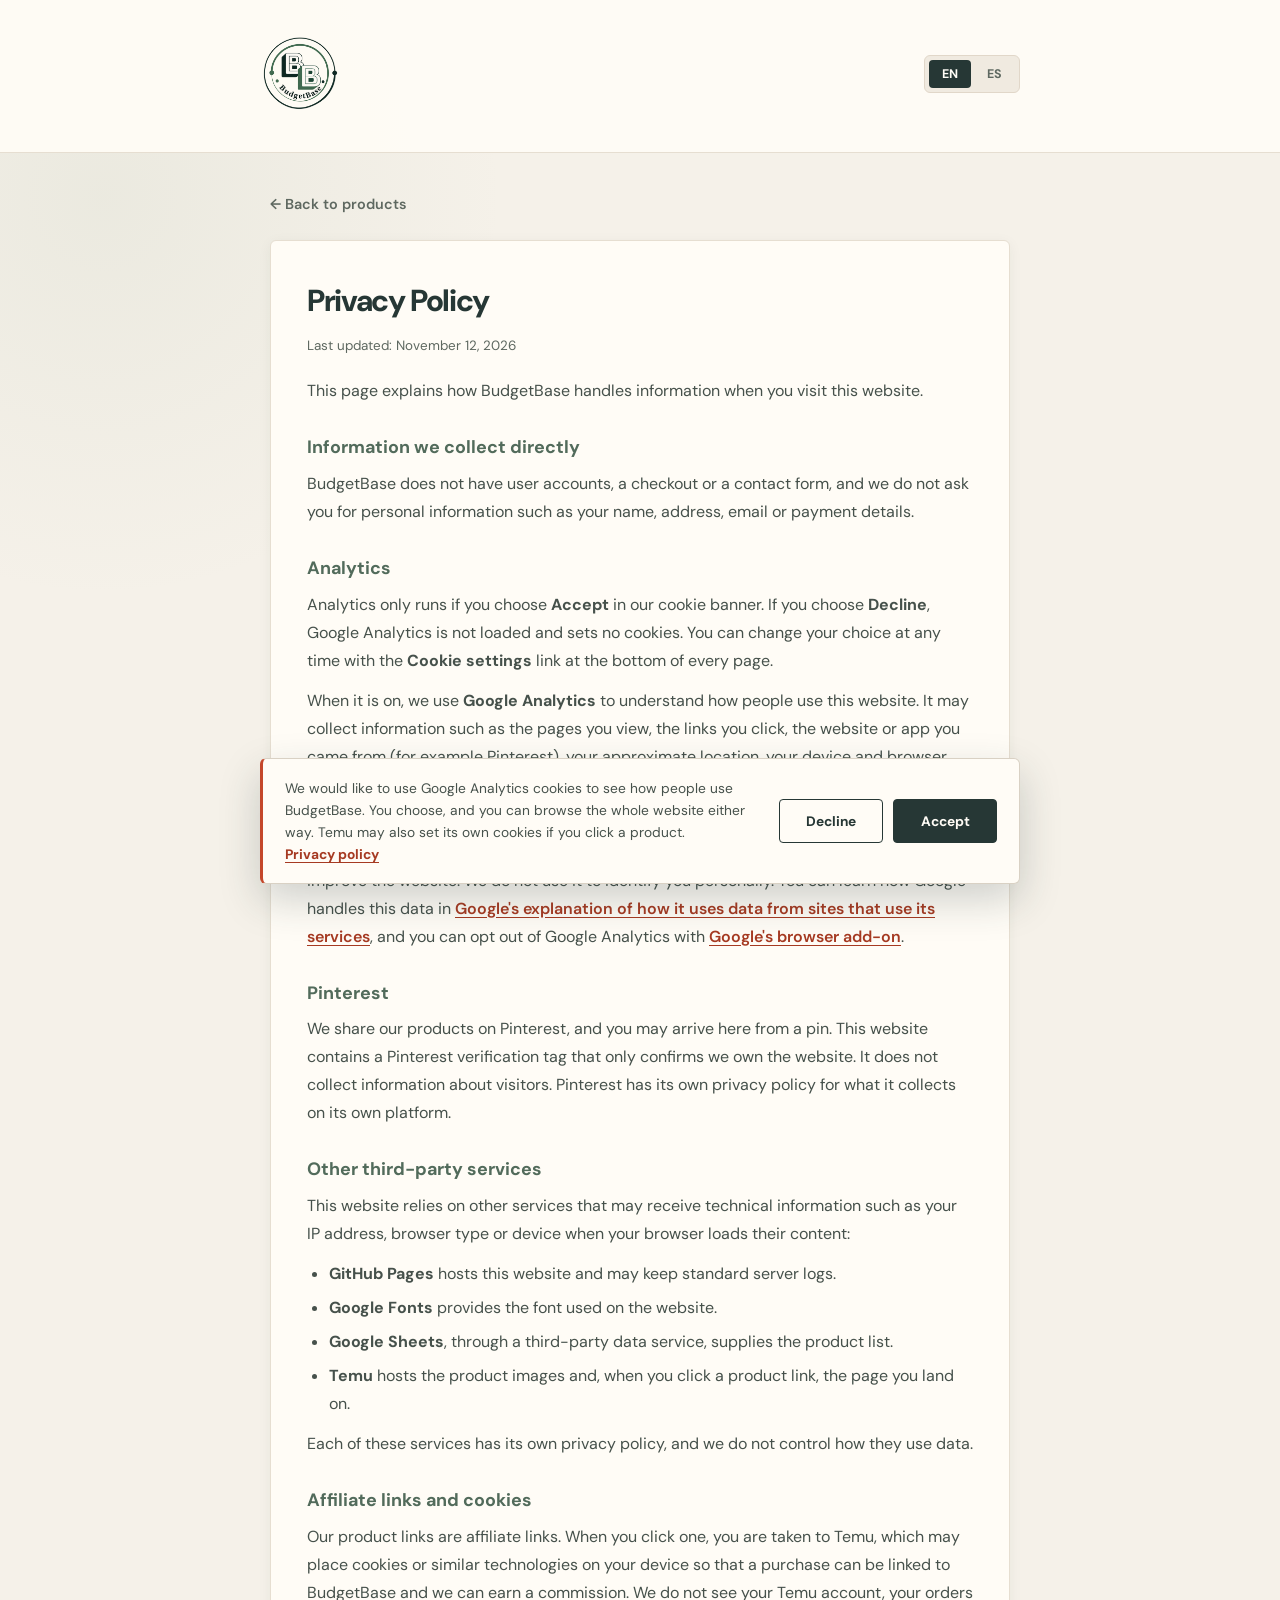
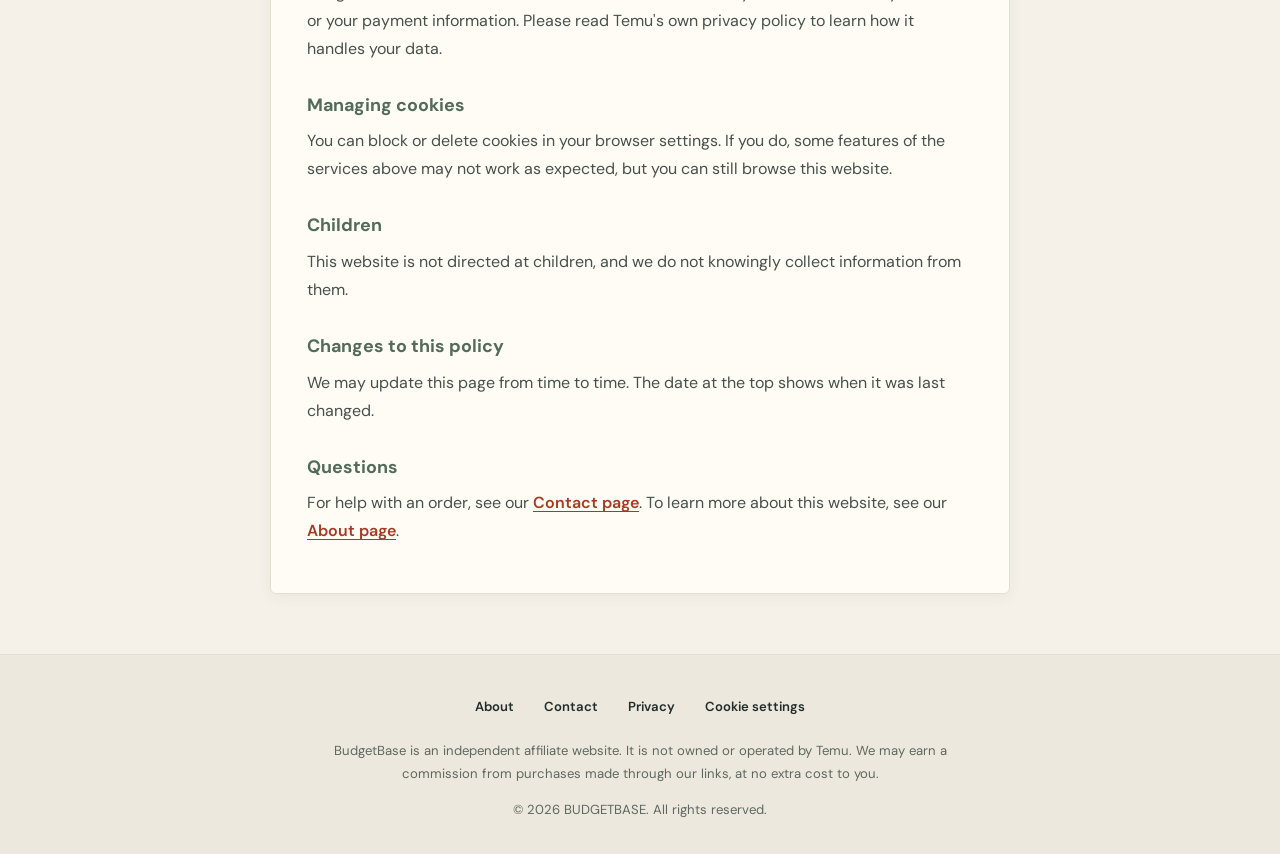
<file: privacy.html>
<!DOCTYPE html>
<html lang="en">
<head>
    <meta charset="UTF-8">
    <meta name="viewport" content="width=device-width, initial-scale=1.0">
    <title>Privacy Policy - BudgetBase</title>
    <meta name="description" content="How BudgetBase handles data: we use Google Analytics to measure visits, and third-party services such as Temu and Pinterest may use cookies.">
    <link rel="canonical" href="https://linux-on-python.github.io/BudgetBase-Affiliate/privacy.html">
    <link rel="alternate" hreflang="en" href="https://linux-on-python.github.io/BudgetBase-Affiliate/privacy.html">
    <link rel="alternate" hreflang="es" href="https://linux-on-python.github.io/BudgetBase-Affiliate/privacy-es.html">

    <!-- Cookie consent + Google Analytics -->
    <script src="consent.js"></script>

    <link rel="icon" href="data:image/svg+xml,<svg xmlns=%22http://www.w3.org/2000/svg%22 viewBox=%220 0 100 100%22><text y=%22.9em%22 font-size=%2290%22>🛍️</text></svg>">
    <link rel="preconnect" href="https://fonts.googleapis.com">
    <link rel="preconnect" href="https://fonts.gstatic.com" crossorigin>
    <link href="https://fonts.googleapis.com/css2?family=DM+Sans:wght@400;500;600;700;800&display=swap" rel="stylesheet">
    <link rel="stylesheet" href="style.css">
</head>

<body>

    <header class="hero-header">
        <div class="header-container">
            <div class="header-top">
                <a href="index.html" class="brand-logo"><img src="img/BudgetBase Orbital Badge Logo.png" alt="BudgetBase" width="140" height="140"></a>
                <div class="lang-switch">
                    <a href="privacy.html" class="active" hreflang="en">EN</a>
                    <a href="privacy-es.html" hreflang="es">ES</a>
                </div>
            </div>
        </div>
    </header>

    <main class="legal-page">
        <a href="index.html" class="back-link">← Back to products</a>

        <article class="legal-card">
            <h1>Privacy Policy</h1>
            <p class="legal-updated">Last updated: November 12, 2026</p>

            <p>This page explains how BudgetBase handles information when you visit this website.</p>

            <h2>Information we collect directly</h2>
            <p>BudgetBase does not have user accounts, a checkout or a contact form, and we do not ask you for personal information such as your name, address, email or payment details.</p>

            <h2>Analytics</h2>
            <p>Analytics only runs if you choose <strong>Accept</strong> in our cookie banner. If you choose <strong>Decline</strong>, Google Analytics is not loaded and sets no cookies. You can change your choice at any time with the <strong>Cookie settings</strong> link at the bottom of every page.</p>
            <p>When it is on, we use <strong>Google Analytics</strong> to understand how people use this website. It may collect information such as the pages you view, the links you click, the website or app you came from (for example Pinterest), your approximate location, your device and browser type, and your IP address. Google Analytics uses cookies or similar identifiers for this purpose.</p>
            <p>We use this information only to see which pages and categories are popular and to improve the website. We do not use it to identify you personally. You can learn how Google handles this data in <a href="https://policies.google.com/technologies/partner-sites" target="_blank" rel="noopener">Google's explanation of how it uses data from sites that use its services</a>, and you can opt out of Google Analytics with <a href="https://tools.google.com/dlpage/gaoptout" target="_blank" rel="noopener">Google's browser add-on</a>.</p>

            <h2>Pinterest</h2>
            <p>We share our products on Pinterest, and you may arrive here from a pin. This website contains a Pinterest verification tag that only confirms we own the website. It does not collect information about visitors. Pinterest has its own privacy policy for what it collects on its own platform.</p>

            <h2>Other third-party services</h2>
            <p>This website relies on other services that may receive technical information such as your IP address, browser type or device when your browser loads their content:</p>
            <ul>
                <li><strong>GitHub Pages</strong> hosts this website and may keep standard server logs.</li>
                <li><strong>Google Fonts</strong> provides the font used on the website.</li>
                <li><strong>Google Sheets</strong>, through a third-party data service, supplies the product list.</li>
                <li><strong>Temu</strong> hosts the product images and, when you click a product link, the page you land on.</li>
            </ul>
            <p>Each of these services has its own privacy policy, and we do not control how they use data.</p>

            <h2>Affiliate links and cookies</h2>
            <p>Our product links are affiliate links. When you click one, you are taken to Temu, which may place cookies or similar technologies on your device so that a purchase can be linked to BudgetBase and we can earn a commission. We do not see your Temu account, your orders or your payment information. Please read Temu's own privacy policy to learn how it handles your data.</p>

            <h2>Managing cookies</h2>
            <p>You can block or delete cookies in your browser settings. If you do, some features of the services above may not work as expected, but you can still browse this website.</p>

            <h2>Children</h2>
            <p>This website is not directed at children, and we do not knowingly collect information from them.</p>

            <h2>Changes to this policy</h2>
            <p>We may update this page from time to time. The date at the top shows when it was last changed.</p>

            <h2>Questions</h2>
            <p>For help with an order, see our <a href="contact.html">Contact page</a>. To learn more about this website, see our <a href="about.html">About page</a>.</p>
        </article>
    </main>

    <footer class="footer">
        <nav class="footer-links" aria-label="Footer">
            <a href="about.html">About</a>
            <a href="contact.html">Contact</a>
            <a href="privacy.html">Privacy</a>
        </nav>
        <p class="footer-note">
            BudgetBase is an independent affiliate website. It is not owned or operated by Temu. We may earn a commission from purchases made through our links, at no extra cost to you.
        </p>
        <p>© 2026 BUDGETBASE. All rights reserved.</p>
    </footer>

</body>
</html>
</file>
<file: style.css>
/* =========================================================
   BUDGETBASE
   Palette: vermilion and sage on warm paper tones.
   ========================================================= */

:root {
  --accent: #C4472B;
  --accent-hover: #A63A22;
  --bg-main: #F5F1E9;
  --bg-white: #FFFCF6;
  --text-primary: #202B2A;
  --text-muted: #5E6860;
  --border-color: #E6DED1;
  --sage-dark: #526B5B;
  --ink: #263735;
  --font-main: 'DM Sans', system-ui, -apple-system, 'Segoe UI', sans-serif;
  --radius-card: 8px;
  --shadow-sm: 0 3px 14px rgba(45, 54, 45, 0.055);
  --shadow-md: 0 14px 34px rgba(45, 54, 45, 0.12);
  --transition: all 0.24s ease;
}

* {
  box-sizing: border-box;
  margin: 0;
  padding: 0;
}

html {
  scroll-behavior: smooth;
}

body {
  font-family: var(--font-main);
  background:
    radial-gradient(circle at 8% 8%, rgba(168, 183, 160, 0.13), transparent 25rem),
    var(--bg-main);
  color: var(--text-primary);
  line-height: 1.6;
  -webkit-font-smoothing: antialiased;
}

/* Top bar: dark ink with a slim vermilion line */
.announcement-bar {
  background: var(--ink);
  color: #FFF9EF;
  text-align: center;
  padding: 9px 16px;
  font-size: 0.78rem;
  font-weight: 600;
  letter-spacing: 0.09em;
  text-transform: uppercase;
  border-bottom: 3px solid var(--accent);
}

.hero-header {
  background: rgba(255, 252, 246, 0.94);
  padding: 34px 20px 26px;
  text-align: center;
  border-bottom: 1px solid var(--border-color);
}

.header-container {
  max-width: 760px;
  margin: 0 auto;
}

.header-top {
  display: flex;
  justify-content: space-between;
  align-items: center;
  gap: 16px;
  margin-bottom: 12px;
}

/* Logo image (save your logo as logo.png in the same folder) */
.brand-logo {
  display: inline-flex;
  align-items: center;
  text-decoration: none;
}

.brand-logo img {
  display: block;
  width: 80px;
  height: 80px;
  object-fit: contain;
}

/* Language switcher */
.lang-switch {
  display: inline-flex;
  align-items: center;
  background: #F0EAE0;
  border: 1px solid #E1D7C9;
  padding: 4px;
  border-radius: 6px;
  gap: 3px;
}

.lang-switch a {
  text-decoration: none;
  font-size: 0.78rem;
  font-weight: 700;
  color: var(--text-muted);
  padding: 8px 13px;
  border-radius: 4px;
  transition: var(--transition);
  line-height: 1;
}

.lang-switch a:hover {
  color: var(--accent-hover);
  background: rgba(255, 252, 246, 0.8);
}

.lang-switch a.active {
  background: var(--ink);
  color: #FFFDF7;
  box-shadow: none;
}

/* The tagline is an <h1> (good for SEO) styled like body text */
.site-description {
  font-size: 0.95rem;
  font-weight: 400;
  color: var(--text-muted);
  margin-top: 12px;
  line-height: 1.7;
  letter-spacing: 0.015em;
}

/* Affiliate disclosure */
.disclosure {
  max-width: 1280px;
  width: calc(100% - 64px);
  margin: 18px auto 0;
  padding: 12px 20px;
  background: #F0EAE0;
  border: 1px solid var(--border-color);
  border-left: 3px solid var(--sage-dark);
  border-radius: 3px;
  font-size: 0.82rem;
  color: var(--text-muted);
  text-align: center;
  line-height: 1.6;
}

.disclosure strong {
  color: var(--text-primary);
}

.disclosure a {
  color: var(--accent-hover);
  font-weight: 700;
  text-decoration: underline;
  text-underline-offset: 3px;
}

/* Search */
.control-panel {
  width: 100%;
  max-width: 1280px;
  margin: 30px auto 0;
  padding: 0 32px;
}

.search-box {
  position: relative;
  max-width: 660px;
  margin: 0 auto;
}

.search-icon {
  position: absolute;
  left: 19px;
  top: 50%;
  transform: translateY(-50%);
  color: var(--sage-dark);
  pointer-events: none;
}

.search-box input {
  width: 100%;
  padding: 15px 50px 15px 52px;
  font-size: 0.96rem;
  font-family: var(--font-main);
  color: var(--text-primary);
  border: 1px solid #D9D1C4;
  border-radius: 5px;
  outline: none;
  background: var(--bg-white);
  box-shadow: var(--shadow-sm);
  transition: var(--transition);
}

.search-box input::placeholder {
  color: #69736C;
}

.search-box input:focus {
  border-color: var(--sage-dark);
  box-shadow: 0 0 0 3px rgba(82, 107, 91, 0.16);
}

.clear-btn {
  position: absolute;
  right: 12px;
  top: 50%;
  transform: translateY(-50%);
  background: none;
  border: none;
  font-size: 1.2rem;
  color: var(--text-muted);
  cursor: pointer;
  width: 36px;
  height: 36px;
  border-radius: 4px;
}

.clear-btn:hover {
  background: #F0EAE0;
  color: var(--accent-hover);
}

/* Catalog */
.catalog-container {
  width: 100%;
  max-width: 1280px;
  margin: 34px auto 64px;
  padding: 0 32px;
}

.product-grid {
  display: grid;
  grid-template-columns: repeat(auto-fill, minmax(250px, 1fr));
  gap: 22px;
}

.card {
  position: relative;
  background: var(--bg-white);
  border-radius: var(--radius-card);
  overflow: hidden;
  box-shadow: var(--shadow-sm);
  display: flex;
  flex-direction: column;
  transition: var(--transition);
  border: 1px solid var(--border-color);
}

.card:hover {
  transform: translateY(-4px);
  box-shadow: var(--shadow-md);
  border-color: #C8D1C2;
}

.card-image-wrapper {
  position: relative;
  width: 100%;
  aspect-ratio: 1 / 1;
  background: #EEEAE1;
  overflow: hidden;
}

.card-image-wrapper img {
  width: 100%;
  height: 100%;
  object-fit: cover;
  transition: transform 0.45s ease;
}

.card:hover .card-image-wrapper img {
  transform: scale(1.035);
}

.badge {
  position: absolute;
  top: 12px;
  left: 12px;
  background: var(--accent);
  color: #FFFCF6;
  font-size: 0.68rem;
  font-weight: 700;
  padding: 5px 10px;
  border-radius: 3px;
  letter-spacing: 0.055em;
  text-transform: uppercase;
  z-index: 2;
}

.card-body {
  padding: 17px 18px 18px;
  display: flex;
  flex-direction: column;
  flex-grow: 1;
}

.card-meta {
  display: flex;
  justify-content: space-between;
  align-items: center;
  gap: 8px;
  margin-bottom: 9px;
}

.category {
  font-size: 0.69rem;
  font-weight: 700;
  text-transform: uppercase;
  letter-spacing: 0.09em;
  color: var(--sage-dark);
}

.price {
  font-size: 1.2rem;
  font-weight: 800;
  color: var(--accent);
  white-space: nowrap;
}

.card-title {
  font-size: 0.96rem;
  font-weight: 600;
  color: var(--text-primary);
  line-height: 1.5;
  margin-bottom: 18px;
  display: -webkit-box;
  -webkit-line-clamp: 2;
  line-clamp: 2;
  -webkit-box-orient: vertical;
  overflow: hidden;
}

.btn-temu {
  margin-top: auto;
  display: inline-flex;
  align-items: center;
  justify-content: center;
  gap: 8px;
  background: var(--accent);
  color: #FFFCF6;
  padding: 12px 16px;
  border: 1px solid var(--accent);
  border-radius: 4px;
  text-decoration: none;
  font-weight: 700;
  font-size: 0.85rem;
  letter-spacing: 0.015em;
  transition: var(--transition);
}

.btn-temu:hover {
  background: var(--accent-hover);
  border-color: var(--accent-hover);
  transform: translateY(-1px);
}

.no-results {
  text-align: center;
  padding: 60px 20px;
  color: var(--text-muted);
  font-size: 1.05rem;
}

.btn-reset {
  margin-top: 14px;
  background: var(--ink);
  color: #FFFCF6;
  border: 1px solid var(--ink);
  padding: 10px 22px;
  border-radius: 4px;
  font-weight: 600;
  cursor: pointer;
  transition: var(--transition);
}

.btn-reset:hover {
  background: var(--sage-dark);
  border-color: var(--sage-dark);
}

/* Pagination */
.pagination {
  display: flex;
  flex-wrap: wrap;
  justify-content: center;
  align-items: center;
  gap: 7px;
  margin-top: 38px;
}

.page-btn {
  min-width: 42px;
  height: 42px;
  padding: 0 13px;
  border: 1px solid #D9D1C4;
  background: var(--bg-white);
  color: var(--text-primary);
  font-family: var(--font-main);
  font-size: 0.88rem;
  font-weight: 700;
  border-radius: 4px;
  cursor: pointer;
  transition: var(--transition);
}

.page-btn:hover:not(:disabled):not(.active) {
  border-color: var(--sage-dark);
  color: var(--sage-dark);
}

.page-btn.active {
  background: var(--ink);
  border-color: var(--ink);
  color: #FFFCF6;
  cursor: default;
}

.page-btn:disabled {
  opacity: 0.4;
  cursor: not-allowed;
}

.page-dots {
  color: var(--text-muted);
  font-weight: 700;
  padding: 0 4px;
}

/* Category buttons */
.category-bar {
  display: flex;
  flex-wrap: wrap;
  justify-content: center;
  gap: 10px;
  max-width: 920px;
  margin: 0 auto 32px;
}

.cat-btn {
  flex: none;
  display: inline-flex;
  align-items: center;
  gap: 8px;
  min-height: 44px;
  padding: 0 18px;
  border: 1px solid #D9D1C4;
  background: var(--bg-white);
  color: var(--text-primary);
  font-family: var(--font-main);
  font-size: 0.74rem;
  font-weight: 700;
  letter-spacing: 0.1em;
  text-transform: uppercase;
  border-radius: 4px;
  box-shadow: var(--shadow-sm);
  cursor: pointer;
  transition: var(--transition);
}

.cat-btn:hover:not(.active) {
  border-color: var(--sage-dark);
  color: var(--sage-dark);
  transform: translateY(-2px);
}

.cat-btn.active {
  background: var(--ink);
  border-color: var(--ink);
  color: #FFFCF6;
  cursor: default;
  box-shadow: 0 8px 18px rgba(38, 55, 53, 0.22);
}

/* Small vermilion dot on the selected category */
.cat-btn.active::before {
  content: "";
  width: 6px;
  height: 6px;
  border-radius: 50%;
  background: #E56B4D;
}

.cat-count {
  font-size: 0.7rem;
  font-weight: 600;
  letter-spacing: 0;
  color: var(--text-muted);
}

.cat-btn.active .cat-count {
  color: rgba(255, 252, 246, 0.75);
}

/* Footer */
.footer {
  text-align: center;
  padding: 34px 20px;
  background: #EDE8DE;
  border-top: 1px solid var(--border-color);
  font-size: 0.82rem;
  color: var(--text-muted);
}

.footer-links {
  display: flex;
  flex-wrap: wrap;
  justify-content: center;
  gap: 8px 22px;
  margin-bottom: 16px;
}

.footer-links a {
  color: var(--text-primary);
  font-weight: 600;
  text-decoration: none;
  padding: 7px 4px;
}

.footer-links a:hover {
  color: var(--accent-hover);
  text-decoration: underline;
  text-underline-offset: 4px;
}

.footer-note {
  max-width: 640px;
  margin: 0 auto 14px;
  line-height: 1.7;
}

/* About / Contact / Privacy pages */
.legal-page {
  max-width: 780px;
  margin: 32px auto 60px;
  padding: 0 20px;
}

.back-link {
  display: inline-block;
  margin-bottom: 16px;
  padding: 8px 0;
  color: var(--text-muted);
  font-size: 0.9rem;
  font-weight: 600;
  text-decoration: none;
}

.back-link:hover {
  color: var(--accent-hover);
}

.legal-card {
  background: var(--bg-white);
  border: 1px solid var(--border-color);
  border-radius: 6px;
  padding: 36px;
  box-shadow: var(--shadow-sm);
}

.legal-card h1 {
  font-size: 1.9rem;
  font-weight: 800;
  letter-spacing: -0.045em;
  margin-bottom: 8px;
  color: var(--ink);
}

.legal-card h2 {
  font-size: 1.12rem;
  font-weight: 700;
  color: var(--sage-dark);
  margin: 28px 0 8px;
}

.legal-card p,
.legal-card li {
  color: #46514B;
  line-height: 1.75;
}

.legal-card p {
  margin-bottom: 12px;
}

.legal-card ul {
  padding-left: 22px;
  margin-bottom: 12px;
}

.legal-card li {
  margin-bottom: 6px;
}

.legal-card a {
  color: var(--accent-hover);
  font-weight: 600;
  text-decoration: underline;
  text-underline-offset: 3px;
}

.legal-updated {
  color: var(--text-muted) !important;
  font-size: 0.84rem;
  margin-bottom: 20px !important;
}

/* Keyboard focus: clearly visible */
a:focus-visible,
button:focus-visible,
input:focus-visible {
  outline: 3px solid var(--sage-dark);
  outline-offset: 3px;
}

.search-box input:focus-visible {
  outline: none;
}

/* Tablet */
@media (max-width: 900px) {
  .product-grid {
    grid-template-columns: repeat(auto-fill, minmax(220px, 1fr));
    gap: 18px;
  }

  .control-panel,
  .catalog-container {
    padding-left: 22px;
    padding-right: 22px;
  }
}

/* Phone */
@media (max-width: 640px) {
  .announcement-bar {
    font-size: 0.68rem;
    padding: 9px 12px;
    letter-spacing: 0.055em;
  }

  .hero-header {
    padding: 25px 16px 20px;
  }

  .header-top {
    gap: 10px;
    margin-bottom: 8px;
  }

  .brand-logo img {
    width: 60px;
    height: 60px;
  }

  .lang-switch {
    flex-shrink: 0;
  }

  .lang-switch a {
    padding: 9px 10px;
    font-size: 0.73rem;
  }

  .site-description {
    font-size: 0.86rem;
    margin-top: 9px;
  }

  .control-panel {
    margin-top: 22px;
    padding: 0 16px;
  }

  /* 16px stops iPhones from zooming in when the search box is tapped */
  .search-box input {
    font-size: 16px;
    padding: 14px 46px 14px 46px;
  }

  .search-icon {
    left: 15px;
  }

  .clear-btn {
    right: 5px;
    width: 44px;
    height: 44px;
    font-size: 1.4rem;
  }

  .catalog-container {
    margin: 26px auto 46px;
    padding: 0 14px;
  }

  /* Always 2 columns on phones */
  .product-grid {
    grid-template-columns: repeat(2, minmax(0, 1fr));
    gap: 11px;
  }

  .card {
    border-radius: 5px;
  }

  .card-body {
    padding: 12px 11px;
  }

  .card-meta {
    align-items: flex-start;
    flex-direction: column;
    gap: 3px;
    margin-bottom: 7px;
  }

  .category {
    font-size: 0.62rem;
  }

  .price {
    font-size: 1.05rem;
  }

  .card-title {
    font-size: 0.82rem;
    line-height: 1.4;
    margin-bottom: 12px;
  }

  .badge {
    top: 8px;
    left: 8px;
    padding: 4px 7px;
    font-size: 0.61rem;
  }

  .btn-temu {
    min-height: 44px;
    font-size: 0.73rem;
    padding: 9px 7px;
    gap: 5px;
  }

  .page-btn {
    min-width: 40px;
    min-height: 44px;
  }

  /* Category buttons scroll sideways on phones instead of wrapping */
  .category-bar {
    flex-wrap: nowrap;
    justify-content: flex-start;
    gap: 8px;
    max-width: none;
    overflow-x: auto;
    margin: 0 -14px 14px;
    padding: 4px 14px 12px;
    -webkit-overflow-scrolling: touch;
    scrollbar-width: none;
  }

  .category-bar::-webkit-scrollbar {
    display: none;
  }

  .cat-btn {
    min-height: 44px;
    padding: 0 15px;
    font-size: 0.7rem;
  }

  .disclosure {
    width: calc(100% - 28px);
    margin-top: 14px;
    padding: 11px 13px;
    font-size: 0.76rem;
  }

  .legal-page {
    margin-top: 20px;
    padding: 0 14px;
  }

  .legal-card {
    padding: 24px 18px;
  }

  .legal-card h1 {
    font-size: 1.5rem;
  }

  .footer {
    padding: 27px 16px;
  }

  .footer-links {
    gap: 6px 14px;
  }
}

/* Very narrow phones */
@media (max-width: 360px) {
  .header-top {
    align-items: flex-start;
  }

  .brand-logo img {
    width: 52px;
    height: 52px;
  }

  .lang-switch a {
    padding: 8px;
  }

  .product-grid {
    gap: 8px;
  }

  .card-body {
    padding: 10px 9px;
  }

  .btn-temu {
    font-size: 0.68rem;
  }
}

/* Respect reduced-motion preferences */
@media (prefers-reduced-motion: reduce) {
  *,
  *::before,
  *::after {
    scroll-behavior: auto !important;
    transition-duration: 0.01ms !important;
    animation-duration: 0.01ms !important;
    animation-iteration-count: 1 !important;
  }
}

/* =========================================================
   Cookie banner (consent.js)
   ========================================================= */
.cookie-banner {
  position: fixed;
  left: 50%;
  bottom: max(16px, env(safe-area-inset-bottom));
  transform: translateX(-50%);
  z-index: 1000;
  width: calc(100% - 32px);
  max-width: 760px;
  display: flex;
  align-items: center;
  gap: 20px;
  padding: 18px 22px;
  background: var(--bg-white);
  border: 1px solid #D9D1C4;
  border-left: 3px solid var(--accent);
  border-radius: 6px;
  box-shadow: 0 16px 40px rgba(38, 55, 53, 0.22);
}

.cookie-text {
  flex: 1;
  font-size: 0.86rem;
  line-height: 1.6;
  color: #46514B;
}

.cookie-text a {
  color: var(--accent-hover);
  font-weight: 700;
  text-decoration: underline;
  text-underline-offset: 3px;
  white-space: nowrap;
}

.cookie-actions {
  display: flex;
  gap: 10px;
  flex-shrink: 0;
}

/* Both buttons are the same size so declining is as easy as accepting */
.cookie-btn {
  min-width: 104px;
  min-height: 44px;
  padding: 0 18px;
  border: 1px solid var(--ink);
  border-radius: 4px;
  font-family: var(--font-main);
  font-size: 0.86rem;
  font-weight: 700;
  cursor: pointer;
  transition: var(--transition);
}

.cookie-btn-accept {
  background: var(--ink);
  color: #FFFCF6;
}

.cookie-btn-accept:hover {
  background: var(--sage-dark);
  border-color: var(--sage-dark);
}

.cookie-btn-decline {
  background: var(--bg-white);
  color: var(--ink);
}

.cookie-btn-decline:hover {
  background: #F0EAE0;
}

/* "Cookie settings" link in the footer, styled like the other footer links */
.cookie-settings-link {
  background: none;
  border: none;
  font-family: var(--font-main);
  font-size: inherit;
  font-weight: 600;
  color: var(--text-primary);
  padding: 7px 4px;
  cursor: pointer;
}

.cookie-settings-link:hover {
  color: var(--accent-hover);
  text-decoration: underline;
  text-underline-offset: 4px;
}

@media (max-width: 640px) {
  .cookie-banner {
    flex-direction: column;
    align-items: stretch;
    gap: 14px;
    padding: 16px;
  }

  .cookie-actions {
    width: 100%;
  }

  .cookie-btn {
    flex: 1;
  }
}
</file>
